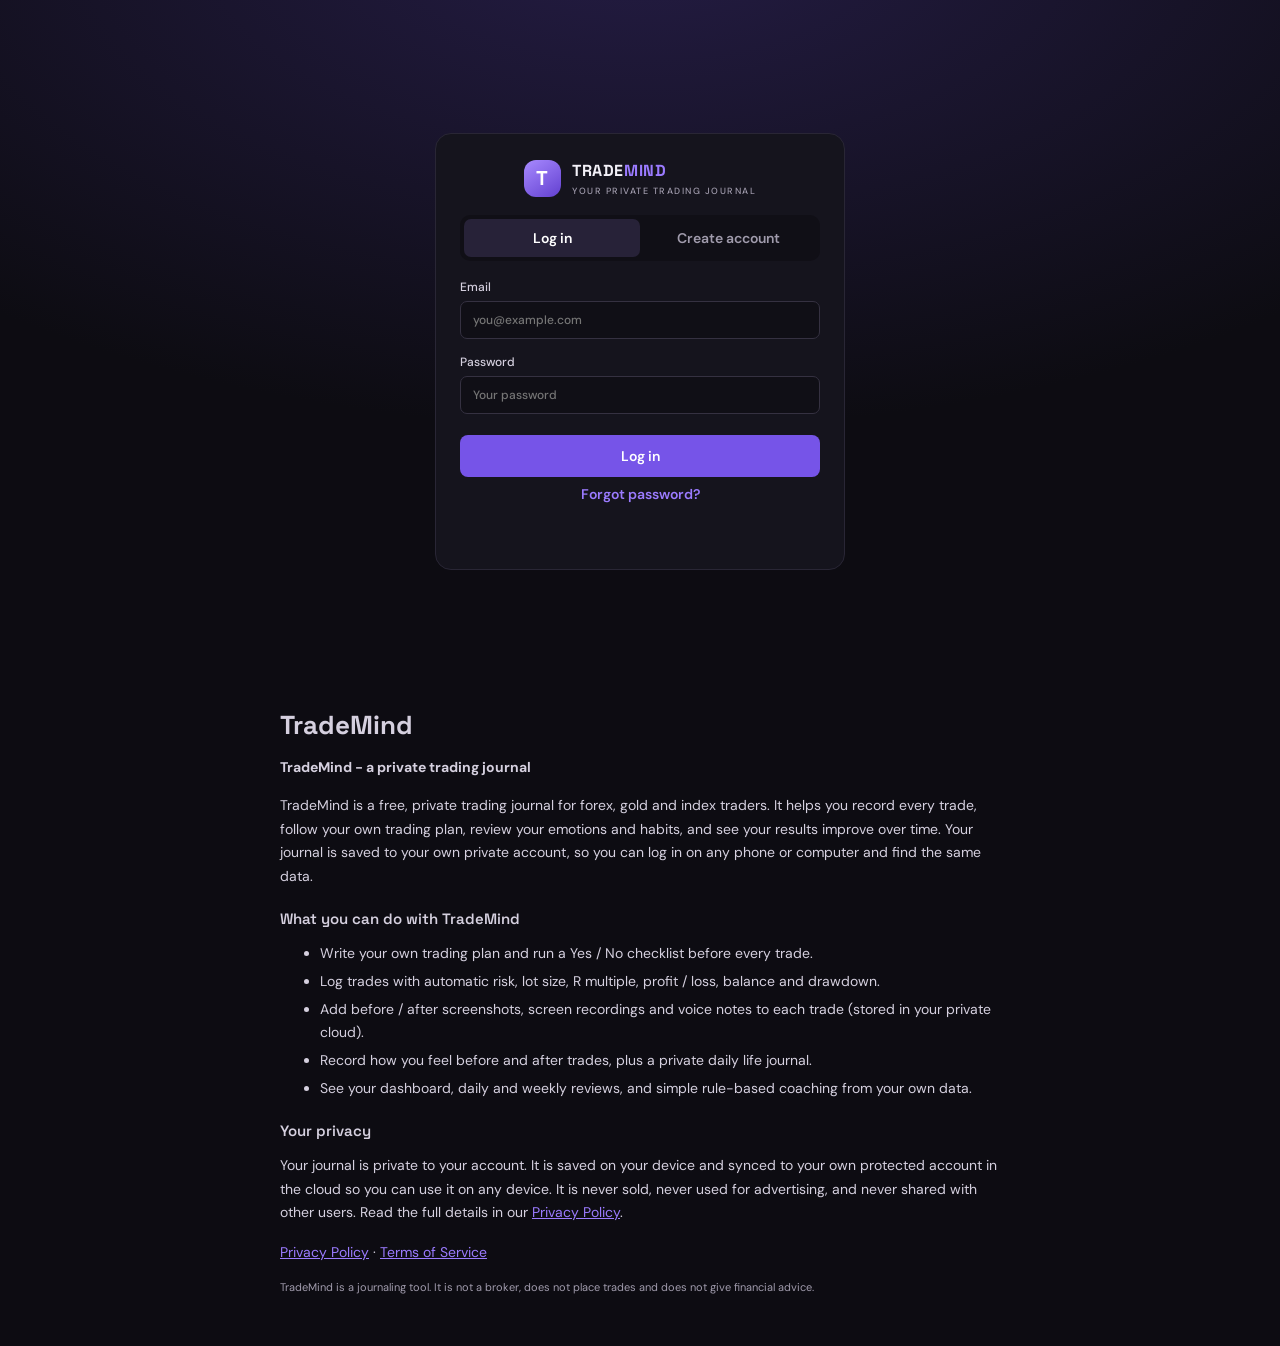
<file: index.html>
<!doctype html>
<html lang="en">
<head>
  <meta charset="utf-8">
  <meta name="viewport" content="width=device-width, initial-scale=1, viewport-fit=cover">
  <meta name="theme-color" content="#111019">
  <meta name="description" content="TradeMind - your private trading journal. Log in on any device.">
  <link rel="manifest" href="manifest.webmanifest">
  <link rel="icon" href="assets/icon.svg" type="image/svg+xml">
  <link rel="stylesheet" href="styles.css">
  <title>TradeMind - Trading Journal</title>
  <script>try{if(Object.keys(localStorage).some(function(k){return /^sb-.*-auth-token$/.test(k)}))document.documentElement.classList.add('returning')}catch(e){}</script>
</head>
<body>

  <!-- ============ LOGIN / SIGN UP ============ -->
  <div id="auth-screen" class="auth-screen" hidden>
    <div class="auth-card">
      <div class="brand auth-brand"><span class="brand-mark">T</span><span>TRADE<span class="violet">MIND</span><small>YOUR PRIVATE TRADING JOURNAL</small></span></div>

      <div id="auth-config-warning" class="notice warning" hidden>
        <strong>Cloud login is not set up yet.</strong> The app owner needs to put the Supabase URL and key into <code>config.js</code> (see README, step 3). Until then you can try the app on this device only.
        <div class="button-row"><button class="secondary" id="use-local" type="button">Use on this device only</button></div>
      </div>

      <div class="auth-tabs" id="auth-tabs">
        <button type="button" class="active" data-auth-tab="login">Log in</button>
        <button type="button" data-auth-tab="signup">Create account</button>
      </div>

      <form id="form-login" class="auth-form" autocomplete="on">
        <label>Email<input name="email" type="email" autocomplete="username" required placeholder="you@example.com"></label>
        <label>Password<input name="password" type="password" autocomplete="current-password" required minlength="6" placeholder="Your password"></label>
        <button class="primary full" type="submit">Log in</button>
        <button class="text-btn" type="button" data-auth-tab="forgot">Forgot password?</button>
      </form>

      <form id="form-signup" class="auth-form" autocomplete="on" hidden>
        <label>Your name<input name="name" type="text" autocomplete="name" placeholder="e.g. Chinedu"></label>
        <label>Email<input name="email" type="email" autocomplete="username" required placeholder="you@example.com"></label>
        <label>Password (at least 8 characters)<input name="password" type="password" autocomplete="new-password" required minlength="8" placeholder="Choose a password"></label>
        <button class="primary full" type="submit">Create my account</button>
        <p class="tiny muted">Your journal is private to your account. Log in on any phone or computer to see the same data.</p>
      </form>

      <form id="form-forgot" class="auth-form" hidden>
        <p class="muted">Enter your email and we will send you a link to choose a new password.</p>
        <label>Email<input name="email" type="email" autocomplete="username" required></label>
        <button class="primary full" type="submit">Send reset link</button>
        <button class="text-btn" type="button" data-auth-tab="login">Back to log in</button>
      </form>

      <form id="form-recovery" class="auth-form" hidden>
        <h3>Choose a new password</h3>
        <label>New password (at least 8 characters)<input name="password" type="password" autocomplete="new-password" required minlength="8"></label>
        <button class="primary full" type="submit">Save new password</button>
      </form>

      <p id="auth-msg" class="auth-msg" role="status"></p>
    </div>
  </div>

  <!-- ============ PUBLIC HOME PAGE CONTENT (always in the HTML so visitors can read it without logging in) ============ -->
  <section id="public-about" class="about">
    <h1>TradeMind</h1>
    <p><b>TradeMind - a private trading journal</b></p>
    <p>TradeMind is a free, private trading journal for forex, gold and index traders. It helps you record every trade, follow your own trading plan, review your emotions and habits, and see your results improve over time. Your journal is saved to your own private account, so you can log in on any phone or computer and find the same data.</p>
    <h3>What you can do with TradeMind</h3>
    <ul>
      <li>Write your own trading plan and run a Yes / No checklist before every trade.</li>
      <li>Log trades with automatic risk, lot size, R multiple, profit / loss, balance and drawdown.</li>
      <li>Add before / after screenshots, screen recordings and voice notes to each trade (stored in your private cloud).</li>
      <li>Record how you feel before and after trades, plus a private daily life journal.</li>
      <li>See your dashboard, daily and weekly reviews, and simple rule-based coaching from your own data.</li>
    </ul>
    <h3>Your privacy</h3>
    <p>Your journal is private to your account. It is saved on your device and synced to your own protected account in the cloud so you can use it on any device. It is never sold, never used for advertising, and never shared with other users. Read the full details in our <a href="privacy.html">Privacy Policy</a>.</p>
    <p class="about-links"><a href="privacy.html">Privacy Policy</a> · <a href="terms.html">Terms of Service</a></p>
    <p class="muted tiny">TradeMind is a journaling tool. It is not a broker, does not place trades and does not give financial advice.</p>
  </section>

  <!-- ============ APP ============ -->
  <div class="app-shell" id="app" hidden>
    <aside class="sidebar" id="sidebar">
      <a class="brand" href="#/dashboard"><span class="brand-mark">T</span><span>TRADE<span class="violet">MIND</span><small>TRADING JOURNAL</small></span></a>
      <nav id="nav">
        <div class="nav-title">TODAY</div>
        <a class="nav-item" data-page="dashboard" href="#/dashboard">▦ <span>Home</span></a>
        <a class="nav-item" data-page="daily" href="#/daily">☀ <span>Daily Check</span></a>
        <a class="nav-item" data-page="checklist" href="#/checklist">✓ <span>Pre-Trade Checklist</span></a>
        <a class="nav-item" data-page="log" href="#/log">▤ <span>Trade Log</span></a>
        <div class="nav-title">MY JOURNAL</div>
        <a class="nav-item" data-page="review" href="#/review">✎ <span>Daily Review</span></a>
        <a class="nav-item" data-page="checkins" href="#/checkins">◉ <span>Emotion Check-ins</span></a>
        <a class="nav-item" data-page="life" href="#/life">☼ <span>Life Journal</span></a>
        <a class="nav-item" data-page="books" href="#/books">📖 <span>Books I Read</span></a>
        <a class="nav-item" data-page="shots" href="#/shots">▣ <span>Screenshots &amp; Videos</span></a>
        <a class="nav-item" data-page="weekly" href="#/weekly">▥ <span>Weekly Check</span></a>
        <div class="nav-title">GROW</div>
        <a class="nav-item" data-page="discipline" href="#/discipline">◐ <span>Mindset &amp; Discipline</span></a>
        <a class="nav-item" data-page="mentor" href="#/mentor">✦ <span>Mentor &amp; Lessons</span></a>
        <a class="nav-item" data-page="analyzer" href="#/analyzer">◈ <span>Chart Analyzer</span></a>
        <a class="nav-item" data-page="coach" href="#/coach">✧ <span>Coach</span></a>
        <a class="nav-item" data-page="report" href="#/report">▤ <span>Monthly Report</span></a>
        <div class="nav-title">SETUP</div>
        <a class="nav-item" data-page="plan" href="#/plan">◎ <span>My Trading Plan</span></a>
        <a class="nav-item" data-page="settings" href="#/settings">⚙ <span>Settings &amp; Account</span></a>
        <a class="nav-item" data-page="help" href="#/help">? <span>Help &amp; Guide</span></a>
      </nav>
      <div class="sidebar-bottom"><span class="status-dot" id="side-dot"></span><span id="side-user">—</span></div>
    </aside>

    <main class="main">
      <header class="topbar">
        <button class="icon-btn mobile-menu" id="menu-btn" aria-label="Open menu">☰</button>
        <div><div class="eyebrow">PROCESS OVER PROFIT</div><h1 id="page-title">Dashboard</h1></div>
        <div class="top-actions">
          <a class="icon-btn" href="#/search" aria-label="Search">🔍</a><button class="icon-btn" type="button" data-action="theme-toggle" aria-label="Switch light or dark">◐</button>
          <button class="sync-pill" id="sync-pill" type="button" title="Tap to sync now">● …</button>
          <a class="primary small" href="#/trade/new">＋ Log trade</a>
        </div>
      </header>
      <div id="view"></div>
      <footer>TRADEMIND · PRIVATE BY DESIGN · PROCESS OVER PROFIT · <a href="privacy.html">PRIVACY</a> · <a href="terms.html">TERMS</a></footer>
    </main>
  </div>

  <nav class="bottom-nav" id="bottom-nav" aria-label="Main">
    <a data-page="dashboard" href="#/dashboard"><i>▦</i><span>Home</span></a>
    <a data-page="plan" href="#/plan"><i>◎</i><span>My Plan</span></a>
    <a class="fab" href="#/trade/new"><i>＋</i><span>Log trade</span></a>
    <a data-page="mentor" href="#/mentor"><i>✦</i><span>Mentor</span></a>
    <button type="button" id="more-btn"><i>☰</i><span>More</span></button>
  </nav>

  <div id="lightbox" class="lightbox" hidden><img alt="Trade screenshot"></div>
  <div id="toast" class="toast" role="status"></div>

  <script src="config.js"></script>
  <script src="vendor/supabase.js"></script>
  <script src="calc.js"></script>
  <script src="store.js"></script>
  <script src="psych.js"></script>
  <script src="lessons.js"></script>
  <script src="lessons_guide.js"></script>
  <script src="figures.js"></script>
  <script src="mentor.js"></script>
  <script src="views.js"></script>
  <script src="views2.js"></script>
  <script src="views3.js"></script>
  <script src="analyzer.js"></script>
  <script src="app.js"></script>
</body>
</html>
</file>
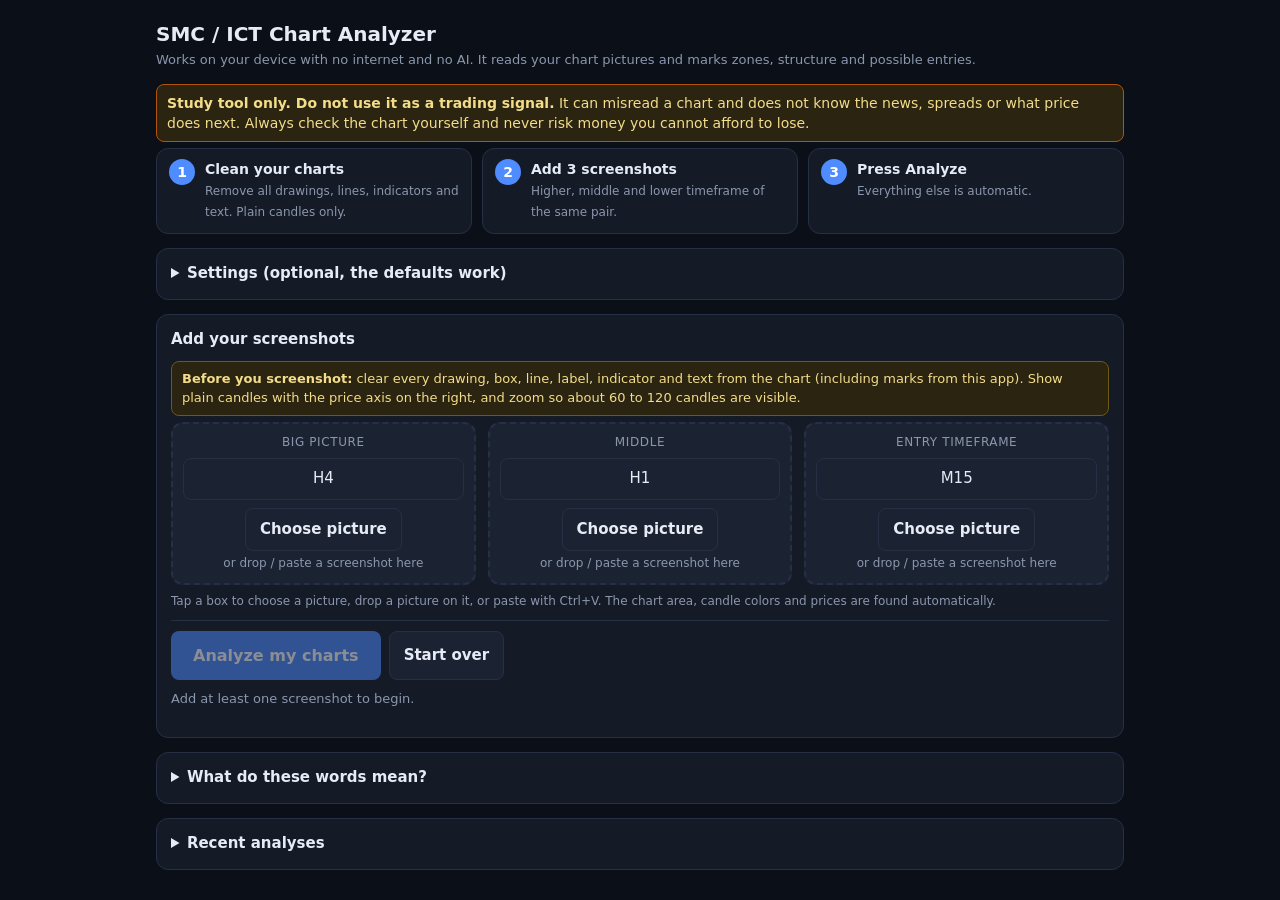
<file: analyzer.html>
<!doctype html>
<html lang="en">
<head>
<meta charset="utf-8">
<meta name="viewport" content="width=device-width,initial-scale=1">
<title>SMC/ICT Offline Analyzer</title>
<style>
:root{--bg:#0b0f17;--card:#141a26;--card2:#1b2332;--line:#263045;--tx:#e6ebf5;--mut:#8b97ad;--acc:#4f8cff;--g:#22c55e;--r:#ef4444;--y:#eab308}
*{box-sizing:border-box}
body{margin:0;background:var(--bg);color:var(--tx);font:15px/1.45 system-ui,-apple-system,Segoe UI,Roboto,sans-serif}
.wrap{max-width:1000px;margin:0 auto;padding:16px}
h1{font-size:20px;margin:4px 0 2px}
.sub{color:var(--mut);font-size:13px;margin-bottom:14px}
.card{background:var(--card);border:1px solid var(--line);border-radius:12px;padding:14px;margin-bottom:14px}
.card h2{font-size:15px;margin:0 0 10px}
label{display:block;font-size:12px;color:var(--mut);margin:8px 0 3px}
input,select{width:100%;background:var(--card2);border:1px solid var(--line);color:var(--tx);border-radius:8px;padding:9px;font:inherit}
.row{display:grid;grid-template-columns:repeat(auto-fit,minmax(150px,1fr));gap:10px}
.slots{display:grid;grid-template-columns:repeat(auto-fit,minmax(290px,1fr));gap:12px}
.slot{border:2px dashed var(--line);border-radius:12px;padding:10px;background:var(--card2)}
.slot .role{font-size:12px;color:var(--mut);text-transform:uppercase;letter-spacing:.05em;text-align:center}
.slot .lbl{margin-top:6px;text-align:center}
.slot .pick{margin-top:8px;text-align:center}
.ed{margin-top:8px}
.adv{display:none;margin-top:8px}
.adv summary{font-size:12px;color:var(--mut);font-weight:500}
canvas.thumb{width:100%;border-radius:8px;display:none;margin-top:8px;background:#000}
canvas.edc{width:100%;border-radius:8px;background:#000;display:block;cursor:crosshair;touch-action:none}
.hint{font-size:12px;color:var(--mut);margin-top:6px;white-space:pre-line}
button{background:var(--acc);color:#fff;border:0;border-radius:8px;padding:10px 14px;font:inherit;font-weight:600;cursor:pointer}
button.sec{background:var(--card2);border:1px solid var(--line);color:var(--tx)}
button:disabled{opacity:.5;cursor:not-allowed}
.btns{display:flex;gap:8px;flex-wrap:wrap;margin-top:10px}
.status{margin:10px 0;color:var(--mut);font-size:13px;min-height:18px}
.status.err{color:var(--r);white-space:pre-wrap}
.chips{display:flex;gap:8px;flex-wrap:wrap;margin:6px 0}
.chip{padding:3px 10px;border-radius:999px;font-size:12px;font-weight:600;border:1px solid var(--line);background:var(--card2)}
.bull{color:var(--g);border-color:#1d5a35}.bear{color:var(--r);border-color:#6b2222}.rng{color:var(--y);border-color:#6b5a14}
.trade{border-left:4px solid var(--mut)}
.trade.long{border-left-color:var(--g)}.trade.short{border-left-color:var(--r)}
.grid{display:grid;grid-template-columns:repeat(auto-fit,minmax(120px,1fr));gap:8px;margin:10px 0}
.kv{background:var(--card2);border-radius:8px;padding:8px 10px}
.kv b{display:block;font-size:11px;color:var(--mut);font-weight:500;text-transform:uppercase}
.kv span{font-size:16px;font-weight:700}
.tabs{display:flex;gap:6px;flex-wrap:wrap;margin-bottom:10px}
.tab{background:var(--card2);border:1px solid var(--line);color:var(--tx);padding:7px 12px;border-radius:8px;cursor:pointer;font-weight:600}
.tab.on{background:var(--acc);border-color:var(--acc)}
canvas.res{width:100%;border-radius:8px;background:#000;display:block}
.legend{display:flex;gap:6px;flex-wrap:wrap;margin:8px 0;align-items:center}
.lg{font-size:12px;padding:3px 9px;border-radius:999px;border:1px solid;cursor:pointer;user-select:none}
.lg.off{opacity:.35}
table{width:100%;border-collapse:collapse;font-size:13px;margin-top:8px}
th,td{text-align:left;padding:6px 8px;border-bottom:1px solid var(--line);vertical-align:top}
th{color:var(--mut);font-weight:500;font-size:12px}
.warn{background:#2a2410;border:1px solid #6b5a14;color:#f3dc8a;border-radius:8px;padding:8px 10px;margin:6px 0;font-size:13px}
.gate{display:flex;gap:10px;padding:7px 0;border-bottom:1px solid var(--line)}
.gate:last-child{border-bottom:0}
.gate .mk{font-weight:800;width:22px;flex:none}
.ok{color:var(--g)}.no{color:var(--r)}
.small{font-size:12px;color:var(--mut)}
details summary{cursor:pointer;font-weight:600}
.steps{display:grid;grid-template-columns:repeat(auto-fit,minmax(200px,1fr));gap:10px;margin:0 0 14px}
.step{background:var(--card);border:1px solid var(--line);border-radius:12px;padding:10px 12px;display:flex;gap:10px;align-items:flex-start}
.step .n{flex:none;width:26px;height:26px;border-radius:50%;background:var(--acc);color:#fff;font-weight:800;display:flex;align-items:center;justify-content:center;font-size:14px}
.step b{display:block;font-size:14px}.step span{font-size:12px;color:var(--mut)}
.slot{transition:border-color .15s,background .15s;position:relative}
.slot.drag{border-color:var(--acc);background:#16233d}
.slot.done{border-style:solid;border-color:#1d5a35}
.slot .big{font-size:15px;font-weight:700;text-align:center;margin:2px 0}
.slot .drop{text-align:center;color:var(--mut);font-size:12px;margin-top:4px}
.slot .okmark{display:none;position:absolute;top:8px;right:10px;color:var(--g);font-weight:800;font-size:13px}
.slot.done .okmark{display:block}
.go-row{position:sticky;bottom:0;background:var(--card);padding:10px 0 4px;z-index:5;border-top:1px solid var(--line);margin-top:10px}
#go{font-size:16px;padding:13px 22px;min-width:180px}
.say{background:var(--card);border:1px solid var(--line);border-left:4px solid var(--acc);border-radius:12px;padding:14px;margin-bottom:14px}
.say h2{margin:0 0 8px;font-size:16px}
.say ul{margin:6px 0 0;padding-left:20px}.say li{margin:5px 0}
.say .nowhat{margin-top:10px;padding:9px 11px;background:var(--card2);border-radius:8px}
.term{border-bottom:1px dotted var(--mut);cursor:help}
.gloss dt{font-weight:700;margin-top:8px}.gloss dd{margin:2px 0 0;color:var(--mut);font-size:13px}
@media(max-width:560px){.wrap{padding:10px}#go{width:100%}.row{grid-template-columns:1fr 1fr}}
a{color:var(--acc)}
</style>
</head>
<body>
<div class="wrap">
  <h1>SMC / ICT Chart Analyzer</h1>
  <div class="sub">Works on your device with no internet and no AI. It reads your chart pictures and marks zones, structure and possible entries.</div>
  <div class="warn" style="font-size:14px;border-color:#b45309"><b>Study tool only. Do not use it as a trading signal.</b> It can misread a chart and does not know the news, spreads or what price does next. Always check the chart yourself and never risk money you cannot afford to lose.</div>
  <div class="steps">
    <div class="step"><div class="n">1</div><div><b>Clean your charts</b><span>Remove all drawings, lines, indicators and text. Plain candles only.</span></div></div>
    <div class="step"><div class="n">2</div><div><b>Add 3 screenshots</b><span>Higher, middle and lower timeframe of the same pair.</span></div></div>
    <div class="step"><div class="n">3</div><div><b>Press Analyze</b><span>Everything else is automatic.</span></div></div>
  </div>

  <details class="card">
    <summary>Settings (optional, the defaults work)</summary>
    <div class="row">
      <div><label>Candle colors in your screenshots</label>
        <select id="preset">
          <option value="auto">Auto-detect (default)</option>
          <option value="gr">Green up / red down</option>
          <option value="bluered">Blue up / red down</option>
          <option value="sample">Custom colors (set in the Advanced box under a chart)</option>
        </select></div>
      <div><label>Smallest reward vs risk you accept (2 means target is twice the stop)</label><input id="minRR" type="number" step="0.1" value="1.5"></div>
      <div><label>M15 entries: stop loss at least this many pips beyond the zone</label><input id="slPips" type="number" min="0" step="1" value="5"></div>
      <div><label>Size of 1 pip in price units (0 = automatic)</label><input id="pipSize" type="number" min="0" step="any" value="0"></div>
      <div><label>Extra space beyond the stop (price units, 0 = none)</label><input id="slBuf" type="number" step="any" value="0"></div>
      <div><label>Pair name (just a label, e.g. EURUSD)</label><input id="symbol" placeholder="XAUUSD"></div>
    </div>
    <label style="margin-top:10px">Position size (optional): fill these to see a lot size for every entry</label>
    <div class="row">
      <div><label>Account balance</label><input id="balance" type="number" min="0" step="any" placeholder="e.g. 1000"></div>
      <div><label>Risk per trade (%)</label><input id="riskPct" type="number" min="0" step="0.1" placeholder="e.g. 1"></div>
      <div><label>Value of 1 pip per 1.00 lot (0 = automatic guess)</label><input id="pipValue" type="number" min="0" step="any" value="0"></div>
    </div>
    <label style="margin-top:10px">Entry types to look for</label>
    <div class="chips" id="etypes">
      <label class="chip"><input type="checkbox" data-t="OB" checked style="width:auto"> Order block</label>
      <label class="chip"><input type="checkbox" data-t="BB" checked style="width:auto"> Breaker</label>
      <label class="chip"><input type="checkbox" data-t="FVG" checked style="width:auto"> FVG</label>
      <label class="chip"><input type="checkbox" data-t="IFVG" checked style="width:auto"> IFVG</label>
      <label class="chip"><input type="checkbox" data-t="SR" checked style="width:auto"> S/R</label>
      <label class="chip"><input type="checkbox" data-t="BREAK" checked style="width:auto"> CHoCH/BOS retest</label>
    </div>
  </details>

  <div class="card">
    <h2>Add your screenshots</h2>
    <div class="warn"><b>Before you screenshot:</b> clear every drawing, box, line, label, indicator and text from the chart (including marks from this app). Show plain candles with the price axis on the right, and zoom so about 60 to 120 candles are visible.</div>
    <div class="slots" id="slots"></div>
    <div class="small" style="margin-top:8px">Tap a box to choose a picture, drop a picture on it, or paste with Ctrl+V. The chart area, candle colors and prices are found automatically.</div>
    <div class="go-row"><div class="btns" style="margin:0">
      <button id="go" disabled>Analyze my charts</button>
      <button class="sec" id="clear" type="button">Start over</button>
    </div>
    <div class="status" id="status" role="status">Add at least one screenshot to begin.</div></div>
  </div>

  <div id="out"></div>

  <details class="card">
    <summary>What do these words mean?</summary>
    <dl class="gloss" id="gloss"></dl>
  </details>

  <details class="card">
    <summary>Recent analyses</summary>
    <div id="hist" class="small" style="margin-top:8px"></div>
  </details>
</div>

<script>
const $ = s => document.querySelector(s);
const TYPES = {
  OB:{c:'#3b82f6',l:'Order block'}, BB:{c:'#a855f7',l:'Breaker'}, FVG:{c:'#eab308',l:'FVG'},
  IFVG:{c:'#f97316',l:'IFVG'}, SR:{c:'#9ca3af',l:'S/R'}, INDUCEMENT:{c:'#ec4899',l:'Inducement'},
  BOS:{c:'#22c55e',l:'BOS'}, CHOCH:{c:'#ef4444',l:'CHoCH'}, LIQUIDITY:{c:'#14b8a6',l:'Liquidity'}
};
const ZONE_TYPES = ['OB','BB','FVG','IFVG'];
const GLOSS={
  OB:'Order block: the last opposite candle before a strong move. Price often comes back to it before continuing.',
  BB:'Breaker: an order block that failed (price closed through it). It now works the other way, as support or resistance.',
  FVG:'Fair value gap: a gap between candles where price moved fast. Price often returns to fill part of it.',
  IFVG:'Inverse FVG: a gap that price closed through, so it now acts the opposite way.',
  SR:'Support / resistance: a price level where price bounced or turned several times.',
  INDUCEMENT:'Inducement: a small pullback high or low that tempts traders in before price takes it out.',
  BOS:'Break of structure: price closed beyond the last swing, so the trend continues.',
  CHOCH:'Change of character: the first close against the trend. A possible reversal.',
  LIQUIDITY:'Liquidity: a level with many stop orders (equal highs or lows, swing highs or lows). Price is drawn to it.',
  BREAK:'CHoCH/BOS retest: after a structure break, price pulls back to the broken level. The entry is on that pullback.'
};

function esc(s){ return String(s==null?'':s).replace(/[&<>"']/g,c=>({'&':'&amp;','<':'&lt;','>':'&gt;','"':'&quot;',"'":'&#39;'}[c])); }
function fmt(v){
  if(v===null||v===undefined||!isFinite(v)) return '-';
  let s=Math.abs(v)>=100?v.toFixed(3):v.toFixed(5);
  if(s.indexOf('.')>=0) s=s.replace(/0+$/,'').replace(/\.$/,'');
  return s;
}
function median(a){ if(!a.length) return 0; const b=a.slice().sort((x,y)=>x-y), m=b.length>>1; return b.length%2?b[m]:(b[m-1]+b[m])/2; }

/* =====================================================================
   1. PIXELS -> CANDLES
   Works in "v" units: v = -y (pixels, higher on the screen = bigger v)
   ===================================================================== */
function makeClassifier(preset,s){
  if(preset==='sample'){
    const u=s.upColor,d=s.dnColor; if(!u||!d) return null;
    const T=65*65;
    return (r,g,b)=>{
      const du=(r-u[0])**2+(g-u[1])**2+(b-u[2])**2, dd=(r-d[0])**2+(g-d[1])**2+(b-d[2])**2;
      return du<=dd ? (du<=T?1:0) : (dd<=T?-1:0);
    };
  }
  if(preset==='bluered') return (r,g,b)=> (b>r+40&&b>g+5&&b>110)?1 : (r>g+40&&r>b+30&&r>110)?-1 : 0;
  return (r,g,b)=> (g>r+25&&g>b-35&&g>80)?1 : (r>g+40&&r>b+30&&r>110)?-1 : 0;
}

function detectCandles(s,preset,opts){
  opts=opts||{};
  const cls=opts.cls||makeClassifier(preset,s);
  if(!cls) return {error:'Choose "Sample up-candle color" and "Sample down-candle color" on this chart first (or pick another color preset).'};
  const cr=opts.crop||s.crop;
  const X1=Math.max(0,Math.round(Math.min(cr.x1,cr.x2))), X2=Math.min(s.w,Math.round(Math.max(cr.x1,cr.x2)));
  const Y1=Math.max(0,Math.round(Math.min(cr.y1,cr.y2))), Y2=Math.min(s.h,Math.round(Math.max(cr.y1,cr.y2)));
  const W=X2-X1, H=Y2-Y1;
  if(W<40||H<40) return {error:'The chart area is too small. Drag a bigger box around the candles.'};
  const d=s.data.data, mask=new Int8Array(W*H);
  for(let y=0;y<H;y++){ const row=(Y1+y)*s.w+X1; for(let x=0;x<W;x++){ const k=(row+x)*4; mask[y*W+x]=cls(d[k],d[k+1],d[k+2]); } }
  // remove long horizontal lines (entry/SL/TP lines, last-price line) so they are not read as candles
  const lineMin=Math.max(40,W*0.3);
  for(let y=0;y<H;y++){
    let run=0,best=0,cur=0;
    for(let x=0;x<W;x++){ const m=mask[y*W+x]; if(m!==0&&m===cur){run++;} else if(m!==0){cur=m;run=1;} else {cur=0;run=0;} if(run>best)best=run; }
    if(best>lineMin) mask.fill(0,y*W,(y+1)*W);
  }
  // per column stats. A candle is ONE connected vertical shape, so legend text, buttons, icons or price tags
  // that happen to sit in the same column must not stretch it. Pass 1 takes the longest run per column;
  // pass 2 re-picks, in every column, the run closest to where the neighbouring candles are (price is continuous).
  const colCls=new Int8Array(W), top=new Int32Array(W), bot=new Int32Array(W);
  const runsAt=new Array(W);
  for(let x=0;x<W;x++){
    const runs=[], cur={1:null,'-1':null};
    for(let y=0;y<H;y++){
      const m=mask[y*W+x]; if(m===0) continue;
      let r=cur[m]; if(r&&y-r.b<=3){ r.b=y; r.n++; } else { r=cur[m]={a:y,b:y,n:1,c:m}; runs.push(r); }
    }
    runsAt[x]=runs;
  }
  const pick=(x,exp)=>{
    const rs=runsAt[x]; if(!rs.length) return null; let bst=null,bs=1e18;
    for(const r of rs){ const len=r.b-r.a, sc=exp==null?-len:Math.abs((r.a+r.b)/2-exp)-0.3*len; if(sc<bs){bs=sc;bst=r;} }
    return bst;
  };
  const pass1=new Array(W), ctr=new Float64Array(W).fill(NaN);
  for(let x=0;x<W;x++){ pass1[x]=pick(x,null); if(pass1[x]) ctr[x]=(pass1[x].a+pass1[x].b)/2; }
  for(let x=0;x<W;x++){
    let r=pass1[x]; const rs=runsAt[x];
    if(rs.length>1){
      const near=[]; for(let k=Math.max(0,x-8);k<=Math.min(W-1,x+8);k++) if(k!==x&&!isNaN(ctr[k])) near.push(ctr[k]);
      if(near.length>=3){ const e=median(near); if(r&&Math.abs((r.a+r.b)/2-e)>Math.max(60,0.06*H)) r=pick(x,e); }
    }
    if(!r){colCls[x]=0;continue;}
    colCls[x]=r.c; top[x]=r.a; bot[x]=r.b;
  }
  // group columns into blobs
  let blobs=[]; { let x=0; while(x<W){ if(colCls[x]===0){x++;continue;} const c=colCls[x],x0=x; while(x<W&&colCls[x]===c)x++; blobs.push({x0,x1:x-1,c}); } }
  const stat=b=>{ let hi=1e9,lo=-1; for(let x=b.x0;x<=b.x1;x++){ if(top[x]<hi)hi=top[x]; if(bot[x]>lo)lo=bot[x]; } b.hi=hi;b.lo=lo;b.w=b.x1-b.x0+1; return b; };
  const rstat=b=>{
    // use the tallest column (the wick) as the anchor and ignore columns of the same blob that sit somewhere else (text, icons)
    let ax=b.x0; for(let x=b.x0;x<=b.x1;x++) if(bot[x]-top[x]>bot[ax]-top[ax]) ax=x;
    let hi=1e9,lo=-1,x0=1e9,x1=-1;
    for(let x=b.x0;x<=b.x1;x++){
      const ov=Math.min(bot[x],bot[ax])-Math.max(top[x],top[ax]);
      if(ov<0.5*(bot[x]-top[x])&&x!==ax) continue;
      if(top[x]<hi)hi=top[x]; if(bot[x]>lo)lo=bot[x]; if(x<x0)x0=x; if(x>x1)x1=x;
    }
    b.hi=hi;b.lo=lo;b.x0=x0;b.x1=x1;b.w=x1-x0+1; return b; };
  blobs=blobs.map(stat).filter(b=>b.lo-b.hi>=2);
  if(!blobs.length) return {error:'No candles found in the chart area. Check the candle colors setting and that the box covers the candles.'};
  const medW=median(blobs.map(b=>b.w));
  const warnings=[];
  // drop solid label-like blobs, split blobs made of touching candles
  const parts=[];
  for(const b of blobs){
    if(medW>=2 && b.w>3*medW){
      const ts=[]; for(let x=b.x0;x<=b.x1;x++) ts.push(top[x]);
      const mean=ts.reduce((a,v)=>a+v,0)/ts.length, sd=Math.sqrt(ts.reduce((a,v)=>a+(v-mean)**2,0)/ts.length);
      if(sd<2) continue;
    }
    if(medW>=2 && b.w>1.8*medW){
      const k=Math.round(b.w/medW), step=b.w/k;
      for(let t=0;t<k;t++){ const nb=rstat({x0:b.x0+Math.round(t*step),x1:b.x0+Math.round((t+1)*step)-1,c:b.c}); if(nb.lo-nb.hi>=2) parts.push(nb); }
    } else parts.push(rstat(b));
  }
  const C=[];
  for(const b of chainFilter(parts)){
    let bt=-1,bb=-1;
    if(b.w>=3){
      const need=Math.max(2,0.6*b.w);
      for(let y=b.hi;y<=b.lo;y++){ let cnt=0; for(let x=b.x0;x<=b.x1;x++) if(mask[y*W+x]===b.c)cnt++; if(cnt>=need){ if(bt<0)bt=y; bb=y; } }
    }
    if(bt<0){ if(b.w<3){ bt=b.hi; bb=b.lo; } else { bt=bb=Math.round((b.hi+b.lo)/2); } }
    const hiY=Y1+b.hi, loY=Y1+b.lo, btY=Y1+bt, bbY=Y1+bb;
    const bull=b.c===1;
    C.push({x0:X1+b.x0,x1:X1+b.x1,xc:X1+(b.x0+b.x1)/2,hiY,loY,btY,bbY,bull,
      h:-hiY,l:-loY,o:bull?-bbY:-btY,c:bull?-btY:-bbY});
  }
  C.sort((a,b)=>a.xc-b.xc);
  // drop spikes: a "candle" far from where its neighbours are is not price (legend digits, buttons, icons)
  if(C.length>=9){
    const rg=median(C.map(c=>c.h-c.l)), mid=C.map(c=>(c.h+c.l)/2), keep=[];
    for(let i=0;i<C.length;i++){
      const nb=[]; for(let k=Math.max(0,i-4);k<=Math.min(C.length-1,i+4);k++) if(k!==i) nb.push(mid[k]);
      const bad=Math.abs(mid[i]-median(nb))>Math.max(8*rg,0.04*H);
      if(!bad) keep.push(C[i]);
    }
    if(keep.length<C.length){ warnings.push((C.length-keep.length)+' stray marks (text, buttons or icons) were ignored.'); C.length=0; keep.forEach(c=>C.push(c)); }
  }
  if(medW<3) warnings.push('Candles are only about '+medW+'px wide, so bodies cannot be read well. Zoom in so each candle is at least 3px wide.');
  if(C.length<20) warnings.push('Only '+C.length+' candles were found. More candles on screen gives more reliable structure.');
  return {candles:C,crop:{X1,Y1,X2,Y2},warnings,medW:C.length?median(C.map(c=>c.x1-c.x0+1)):0};
}

/* =====================================================================
   2. SMC RULE ENGINE (works on candles in any units; higher = bigger)
   ===================================================================== */
function analyzeSMC(C,opt){
  const L=C.length, n=Math.max(1,opt.n|0), RIGHT=opt.right, minFvg=opt.minFvg, tolMin=opt.tolMin||0;
  const medR=Math.max(median(C.map(c=>c.h-c.l)),1e-9);
  const medB=Math.max(median(C.map(c=>Math.abs(c.c-c.o))),medR*0.15);
  const items=[];
  const add=(type,dir,status,top,bot,x0,x1,idx,note,extra)=>items.push(Object.assign({type,dir,status,top,bot,x0,x1,idx,note},extra||{}));
  const isDisp=(t,d)=>{ const c=C[t], body=Math.abs(c.c-c.o); return (d===1?c.c>c.o:c.c<c.o)&&body>=1.2*medB&&body>=0.5*(c.h-c.l); };

  // swings
  const isPH=Array(L).fill(false), isPL=Array(L).fill(false), pivH=[], pivL=[];
  for(let j=n;j<L-n;j++){
    let a=true,b=true;
    for(let k=1;k<=n;k++){ if(!(C[j].h>=C[j-k].h&&C[j].h>C[j+k].h))a=false; if(!(C[j].l<=C[j-k].l&&C[j].l<C[j+k].l))b=false; }
    isPH[j]=a; isPL[j]=b; if(a)pivH.push({idx:j,v:C[j].h}); if(b)pivL.push({idx:j,v:C[j].l});
  }

  // structure: BOS / CHoCH (a candle must CLOSE beyond the last swing)
  const events=[]; let trend=0,lastH=null,lastL=null;
  for(let i=0;i<L;i++){
    const j=i-n;
    if(j>=0){ if(isPH[j])lastH={v:C[j].h,idx:j,done:false}; if(isPL[j])lastL={v:C[j].l,idx:j,done:false}; }
    if(lastH&&!lastH.done&&C[i].c>lastH.v){ events.push({type:trend===-1?'CHOCH':'BOS',dir:1,level:lastH.v,from:lastH.idx,idx:i}); trend=1; lastH.done=true; }
    if(lastL&&!lastL.done&&C[i].c<lastL.v){ events.push({type:trend===1?'CHOCH':'BOS',dir:-1,level:lastL.v,from:lastL.idx,idx:i}); trend=-1; lastL.done=true; }
  }
  for(const e of events) add(e.type,e.dir,'confirmed',e.level,e.level,C[e.from].xc,C[e.idx].xc,e.idx,
    (e.type==='CHOCH'?'First close against the trend: possible reversal':'Close beyond last swing: trend continues'));

  // order blocks and breakers
  const seen=new Set();
  for(const e of events){
    const d=e.dir; let m=e.from;
    m=Math.min(e.from+1,e.idx);
    if(d===1){ let mn=Infinity; for(let k=e.from+1;k<=e.idx;k++) if(C[k].l<mn){mn=C[k].l;m=k;} }
    else { let mx=-Infinity; for(let k=e.from+1;k<=e.idx;k++) if(C[k].h>mx){mx=C[k].h;m=k;} }
    let ob=m;
    for(let t=m;t>=Math.max(0,m-3);t--){ if(d===1?C[t].c<C[t].o:C[t].c>C[t].o){ob=t;break;} }
    const key=ob+':'+d; if(seen.has(key)) continue; seen.add(key);
    let disp=false; for(let t=ob+1;t<=e.idx;t++) if(isDisp(t,d)){disp=true;break;}
    if(!disp) continue;
    const top=C[ob].h, bot=C[ob].l;
    let status='fresh',inval=-1;
    for(let t=e.idx+1;t<L;t++){
      if(d===1){ if(C[t].c<bot){inval=t;break;} if(C[t].l<=top)status='tested'; }
      else { if(C[t].c>top){inval=t;break;} if(C[t].h>=bot)status='tested'; }
    }
    const word=d===1?'bullish':'bearish';
    if(inval<0){
      add('OB',d,status,top,bot,C[ob].x0,RIGHT,ob,'Last '+(d===1?'down':'up')+' candle before the '+word+' '+(e.type==='CHOCH'?'CHoCH':'BOS')+' with displacement');
    } else if(isDisp(inval,-d)){
      let st='fresh',dead=false;
      for(let t=inval+1;t<L;t++){
        if(d===1){ if(C[t].c>top){dead=true;break;} if(C[t].h>=bot)st='tested'; }
        else { if(C[t].c<bot){dead=true;break;} if(C[t].l<=top)st='tested'; }
      }
      if(!dead) add('BB',-d,st,top,bot,C[ob].x0,RIGHT,inval,'Failed '+word+' order block that flipped: now '+(d===1?'resistance':'support'));
    }
  }

  // fair value gaps and inversions
  for(let i=2;i<L;i++){
    const a=C[i-2],mm=C[i-1],b=C[i]; let d=0,top=0,bot=0;
    if(b.l>a.h&&mm.c>mm.o){d=1;bot=a.h;top=b.l;} else if(b.h<a.l&&mm.c<mm.o){d=-1;top=a.l;bot=b.h;}
    if(!d||(top-bot)<minFvg*medR) continue;
    let status='fresh',inv=-1,filled=false;
    for(let t=i+1;t<L;t++){
      if(d===1){ if(C[t].c<bot){inv=t;break;} if(C[t].l<=bot){filled=true;break;} if(C[t].l<=top)status='tested'; }
      else { if(C[t].c>top){inv=t;break;} if(C[t].h>=top){filled=true;break;} if(C[t].h>=bot)status='tested'; }
    }
    if(filled) continue;
    if(inv<0){ add('FVG',d,status,top,bot,a.x0,RIGHT,i,'Imbalance left by displacement: '+(d===1?'buy':'sell')+' zone, 50% = reference'); continue; }
    let st='fresh',dead=false;
    for(let u=inv+1;u<L;u++){
      if(d===1){ if(C[u].c>top){dead=true;break;} if(C[u].h>=bot)st='tested'; }
      else { if(C[u].c<bot){dead=true;break;} if(C[u].l<=top)st='tested'; }
    }
    if(!dead) add('IFVG',-d,st,top,bot,C[inv].x0,RIGHT,inv,'FVG closed through: now acts as '+(d===1?'resistance':'support'));
  }

  // inducement: first minor pullback after each structure break
  events.forEach((e,ei)=>{
    let q=-1;
    for(let t=e.idx+1;t<L-1;t++){
      if(e.dir===1){ if(C[t].l<C[t-1].l&&C[t].l<=C[t+1].l){q=t;break;} }
      else { if(C[t].h>C[t-1].h&&C[t].h>=C[t+1].h){q=t;break;} }
    }
    if(q<0) return;
    const lvl=e.dir===1?C[q].l:C[q].h; let sw=-1;
    for(let t=q+1;t<L;t++){ if(e.dir===1?C[t].l<lvl:C[t].h>lvl){sw=t;break;} }
    if(sw>=0&&ei<events.length-2) return;
    add('INDUCEMENT',e.dir,sw>=0?'swept':'fresh',lvl,lvl,C[q].xc,sw>=0?C[sw].xc:RIGHT,q,
      'First pullback after the '+(e.dir===1?'bullish':'bearish')+' break: '+(sw>=0?'already swept':'bait still resting, do not enter here'),{sweptAt:sw});
  });

  // liquidity sweeps (wick beyond a swing, close back inside)
  const sweeps=[];
  for(const p of pivL){ for(let k=p.idx+n+1;k<L;k++){ if(C[k].c<p.v)break; if(C[k].l<p.v){sweeps.push({dir:1,level:p.v,idx:k,from:p.idx,ext:C[k].l});break;} } }
  for(const p of pivH){ for(let k=p.idx+n+1;k<L;k++){ if(C[k].c>p.v)break; if(C[k].h>p.v){sweeps.push({dir:-1,level:p.v,idx:k,from:p.idx,ext:C[k].h});break;} } }
  sweeps.filter(s=>s.idx>=L-40).sort((a,b)=>b.idx-a.idx).slice(0,6).forEach(s=>
    add('LIQUIDITY',s.dir,'swept',s.level,s.level,C[s.from].xc,C[s.idx].xc,s.idx,(s.dir===1?'Sell-side':'Buy-side')+' liquidity swept, closed back inside'));

  // S/R and equal highs/lows
  const tol=Math.max(tolMin,0.25*medR);
  const cluster=piv=>{ const cs=[]; for(const p of piv){ const c=cs.find(c=>Math.abs(c.v-p.v)<=tol); if(c){c.pts.push(p);c.v=c.pts.reduce((a,b)=>a+b.v,0)/c.pts.length;} else cs.push({v:p.v,pts:[p]}); } return cs; };
  const srLevels=[];
  cluster(pivH.concat(pivL)).filter(c=>c.pts.length>=3).sort((a,b)=>b.pts.length-a.pts.length).slice(0,6).forEach(c=>{
    const first=Math.min(...c.pts.map(p=>p.idx));
    add('SR',0,'tested',c.v,c.v,C[first].xc,RIGHT,first,c.pts.length+' touches'); srLevels.push(c.v);
  });
  const liqLevels=[];
  const eq=(piv,isHigh)=>cluster(piv).filter(c=>c.pts.length>=2).forEach(c=>{
    if(srLevels.some(v=>Math.abs(v-c.v)<=tol)) return;
    const idxs=c.pts.map(p=>p.idx), first=Math.min(...idxs), last=Math.max(...idxs); let swept=false;
    for(let t=last+1;t<L;t++){ if(isHigh?C[t].h>c.v+tol*0.5:C[t].l<c.v-tol*0.5){swept=true;break;} }
    if(swept) return;
    add('LIQUIDITY',0,'fresh',c.v,c.v,C[first].xc,RIGHT,first,isHigh?'Equal highs: buy-side liquidity':'Equal lows: sell-side liquidity'); liqLevels.push(c.v);
  });
  eq(pivH,true); eq(pivL,false);
  let hh=-Infinity,ll=Infinity,hi=0,li=0;
  C.forEach((c,i)=>{ if(c.h>hh){hh=c.h;hi=i;} if(c.l<ll){ll=c.l;li=i;} });
  if(!srLevels.concat(liqLevels).some(v=>Math.abs(v-hh)<=tol)) add('LIQUIDITY',0,'fresh',hh,hh,C[hi].xc,RIGHT,hi,'Range high: buy-side liquidity');
  if(!srLevels.concat(liqLevels).some(v=>Math.abs(v-ll)<=tol)) add('LIQUIDITY',0,'fresh',ll,ll,C[li].xc,RIGHT,li,'Range low: sell-side liquidity');

  // unswept swing levels (targets) and premium/discount
  const openHighs=pivH.filter(p=>!C.slice(p.idx+1).some(c=>c.h>p.v)).map(p=>p.v);
  const openLows=pivL.filter(p=>!C.slice(p.idx+1).some(c=>c.l<p.v)).map(p=>p.v);
  let eqr=null;
  const lp=pivH[pivH.length-1], ll2=pivL[pivL.length-1];
  if(lp&&ll2&&lp.v>ll2.v) eqr={hi:lp.v,lo:ll2.v,mid:(lp.v+ll2.v)/2};
  else if(hh>ll) eqr={hi:hh,lo:ll,mid:(hh+ll)/2};
  return {trend,events,items,sweeps,pivH,pivL,openHighs,openLows,eq:eqr,medR,L,lastC:C[L-1],lastClose:C[L-1].c,C};
}

/* =====================================================================
   3. TRADE PLAN: the five gates from the lesson (H4 / H1 / M15)
   T = [{res,cal,label}, ...] for higher, middle, lower timeframe
   ===================================================================== */
// 1 pip in price units: by symbol when it is recognised, otherwise from the price level
function pipSizeFor(symbol,price){
  const s=String(symbol||'').toUpperCase().replace(/[^A-Z0-9]/g,'');
  if(/JPY/.test(s)) return 0.01;
  if(/XAU|GOLD/.test(s)) return 0.1;
  if(/XAG|SILVER/.test(s)) return 0.01;
  const p=Math.abs(price)||0;
  if(p>=10000) return 1;      // indices, crypto
  if(p>=1000) return 0.1;     // gold
  if(p>=20) return 0.01;      // JPY pairs, oil
  return 0.0001;              // most forex pairs
}
// value of one pip for 1.00 lot in USD, a rough default by symbol (user can override in Settings)
function pipValueFor(symbol,price){
  const s=String(symbol||'').toUpperCase().replace(/[^A-Z0-9]/g,'');
  if(/JPY/.test(s)) return 6.5;          // approximate, depends on USDJPY
  if(/XAU|GOLD/.test(s)) return 10;      // 100 oz x 0.10
  if(/XAG|SILVER/.test(s)) return 50;
  if(/^[A-Z]{3}USD$/.test(s)||/^USD[A-Z]{3}$/.test(s)) return 10;
  return Math.abs(price)<20?10:0;        // unknown: ask the user
}
function sizeFor(balance,riskPct,entry,sl,pip,pipValue){
  if(!(balance>0&&riskPct>0&&pip>0&&pipValue>0)) return null;
  const pips=Math.abs(entry-sl)/pip; if(!(pips>0)) return null;
  const risk$=balance*riskPct/100; return {pips,risk$,lots:risk$/(pips*pipValue)};
}
function planTrade(T,minRR,slBuf,pipBuf){
  const H=T[0],M=T[1],Lw=T[2];
  const dn=d=>d===1?'bullish':d===-1?'bearish':'ranging';
  const f=(X,v)=>X.cal.toPrice(v);
  const zonesOf=X=>X.res.items.filter(i=>ZONE_TYPES.includes(i.type)&&(i.top-i.bot)>=0.3*X.res.medR).map(i=>{
    const a=f(X,i.top),b=f(X,i.bot); return {type:i.type,dir:i.dir,status:i.status,top:Math.max(a,b),bot:Math.min(a,b),idx:i.idx,ltf:X===Lw};});
  const tname={OB:'order block',BB:'breaker',FVG:'FVG',IFVG:'IFVG'};
  let dir=H.res.trend||M.res.trend;
  if(!dir) return {state:'none',gates:[{n:1,name:'Context',pass:false,text:'No BOS/CHoCH trend on '+H.label+' or '+M.label+'. Bias is unclear.'}],weak:[],waitFor:'Wait for a clear structure break on '+H.label+'.'};
  const long=dir===1, weak=[], gates=[];
  const P=f(Lw,Lw.res.lastClose);
  if(!H.res.trend) weak.push(H.label+' has no clear trend (ranging)');
  if(M.res.trend&&M.res.trend!==dir) weak.push(M.label+' trend ('+dn(M.res.trend)+') disagrees with '+H.label);
  gates.push({n:1,name:'Context ('+H.label+')',pass:true,text:'Bias '+dn(dir)+': look for '+(long?'buys':'sells')+' only. '+H.label+' is '+dn(H.res.trend)+', '+M.label+' is '+dn(M.res.trend)+'.'});

  // gate 2: location
  const hz=zonesOf(H).filter(z=>z.dir===dir);
  const near=hz.filter(z=>{const t=0.5*(z.top-z.bot);return P>=z.bot-t&&P<=z.top+t;});
  let halfOK=true,halfTxt='Premium/discount could not be measured.';
  if(H.res.eq){ const mid=f(H,H.res.eq.mid); halfOK=long?P<mid:P>mid; halfTxt='Price '+fmt(P)+' is in the '+(P<mid?'discount':'premium')+' half (50% = '+fmt(mid)+').'; }
  const behind=hz.filter(z=>long?z.top<=P:z.bot>=P).sort((a,b)=>long?b.top-a.top:a.bot-b.bot)[0];
  const g2=near.length>0&&halfOK;
  gates.push({n:2,name:'Location ('+H.label+')',pass:g2,text:near.length
    ? 'Price is at the '+H.label+' '+tname[near[0].type]+' '+fmt(near[0].bot)+' - '+fmt(near[0].top)+'. '+halfTxt+(halfOK?'':' Wrong half for a '+(long?'buy':'sell')+'.')
    : 'Price is not at a '+dn(dir)+' '+H.label+' zone. '+halfTxt+(behind?' Nearest: '+tname[behind.type]+' '+fmt(behind.bot)+' - '+fmt(behind.top)+'.':'')});

  // gates 3 and 4: liquidity then structure on the middle timeframe
  const Lm=M.res.L;
  const sw=M.res.sweeps.filter(s=>s.dir===dir&&s.idx>=Lm-40).sort((a,b)=>b.idx-a.idx)[0];
  const ind=M.res.items.filter(i=>i.type==='INDUCEMENT'&&i.dir===dir&&i.sweptAt>=Lm-40).sort((a,b)=>b.sweptAt-a.sweptAt)[0];
  const swIdx=sw?sw.idx:(ind?ind.sweptAt:-1);
  gates.push({n:3,name:'Liquidity ('+M.label+')',pass:swIdx>=0,text:sw
    ? (long?'Sell-side':'Buy-side')+' liquidity at '+fmt(f(M,sw.level))+' was swept '+(Lm-1-sw.idx)+' candles ago and price closed back inside.'
    : ind ? 'Inducement was swept '+(Lm-1-ind.sweptAt)+' candles ago.'
    : 'No recent '+(long?'sell-side':'buy-side')+' sweep or swept inducement on '+M.label+'.'});
  const ev=swIdx>=0?M.res.events.filter(e=>e.dir===dir&&e.idx>=swIdx).pop():null;
  gates.push({n:4,name:'Structure ('+M.label+')',pass:!!ev,text:ev
    ? (ev.type==='CHOCH'?'CHoCH':'BOS')+' '+dn(dir)+' at '+fmt(f(M,ev.level))+' after the sweep.'
    : swIdx>=0?'No '+dn(dir)+' CHoCH/BOS after the sweep yet.':'Needs a liquidity sweep first.'});

  // gate 5: trigger on the lower timeframe (order block mitigation / FVG)
  const lz=zonesOf(Lw).filter(z=>z.dir===dir);
  const lc=Lw.res.lastC, lcp={o:f(Lw,lc.o),h:Math.max(f(Lw,lc.h),f(Lw,lc.l)),l:Math.min(f(Lw,lc.h),f(Lw,lc.l)),c:f(Lw,lc.c)};
  const lev=Lw.res.events.filter(e=>e.dir===dir&&e.idx>=Lw.res.L-30).pop();
  const trigZ=lz.find(z=>{const t=0.25*(z.top-z.bot);return lcp.l<=z.top+t&&lcp.h>=z.bot-t;});
  const rej=trigZ?(long?lcp.c>lcp.o&&lcp.l<=trigZ.top:lcp.c<lcp.o&&lcp.h>=trigZ.bot):false;
  const g5=!!(lev&&trigZ&&rej);
  gates.push({n:5,name:'Trigger ('+Lw.label+')',pass:g5,text:
    (lev?Lw.label+' '+(lev.type==='CHOCH'?'CHoCH':'BOS')+' '+dn(dir)+' seen. ':'No recent '+dn(dir)+' structure break on '+Lw.label+'. ')
    +(trigZ?'Price is in the '+tname[trigZ.type]+' '+fmt(trigZ.bot)+' - '+fmt(trigZ.top)+'. ':'Price is not inside a '+dn(dir)+' '+Lw.label+' zone. ')
    +(trigZ?(rej?'Last candle closed '+dn(dir)+' off the zone.':'Waiting for a closed '+dn(dir)+' rejection candle.'):'')});

  // plan zone
  let pz=trigZ;
  if(!pz){ const cand=lz.concat(zonesOf(M).filter(z=>z.dir===dir)).filter(z=>long?z.top<=P:z.bot>=P).sort((a,b)=>long?b.top-a.top:a.bot-b.bot); pz=cand[0]; }
  const first4=gates.slice(0,4).every(g=>g.pass);
  const waitFor=(!g2?'Wait for price to reach a '+dn(dir)+' '+H.label+' zone in the '+(long?'discount':'premium')+' half. ':'')
    +(g2&&!gates[2].pass?'Wait for '+M.label+' to sweep '+(long?'a low':'a high')+' at the zone. ':'')
    +(g2&&gates[2].pass&&!gates[3].pass?'Wait for a '+dn(dir)+' CHoCH/MSS on '+M.label+'. ':'')
    +(first4&&!g5?'Wait for a '+Lw.label+' '+(long?'bullish':'bearish')+' closed candle rejecting the zone, then enter on the break of its '+(long?'high':'low')+'. ':'');
  if(!pz) return {state:'none',direction:long?'long':'short',gates,weak,waitFor:waitFor+'No '+Lw.label+' zone to enter from was found.'};

  // entry, stop, targets
  const medRp=Math.abs(f(Lw,Lw.res.medR)-f(Lw,0));
  const buf0=slBuf>0?slBuf:0.15*medRp, buf=(pz.ltf&&pipBuf>0)?Math.max(buf0,pipBuf):buf0;
  const ready=g5&&first4;
  let entry,sl,entryType;
  if(ready){ entry=long?lcp.h:lcp.l; sl=long?Math.min(pz.bot,lcp.l)-buf:Math.max(pz.top,lcp.h)+buf; entryType=long?'buy stop above the trigger candle high':'sell stop below the trigger candle low'; }
  else { entry=(pz.top+pz.bot)/2; sl=long?pz.bot-buf:pz.top+buf; entryType='limit at the zone 50%'; }
  { const minRisk=Math.abs(f(M,M.res.medR)-f(M,0)); if(Math.abs(entry-sl)<minRisk){ sl=long?entry-minRisk:entry+minRisk; weak.push('Stop widened to one typical '+M.label+' candle range: the zone was too small for a sensible stop'); } }
  const risk=Math.abs(entry-sl);
  if(!(risk>0)||(long?sl>=entry:sl<=entry)) return {state:'none',direction:long?'long':'short',gates,weak,waitFor:waitFor+'Entry and stop could not be placed sensibly.'};
  const lv=[];
  T.forEach(X=>{
    X.res.items.filter(i=>(i.type==='LIQUIDITY'&&i.status!=='swept')||i.type==='SR').forEach(i=>lv.push({p:f(X,i.top),label:(i.note||i.type).replace(/:.*/,'')+' ('+X.label+')'}));
    (long?X.res.openHighs:X.res.openLows).forEach(v=>lv.push({p:f(X,v),label:'swing '+(long?'high':'low')+' ('+X.label+')'}));
  });
  const tps=[];
  lv.filter(x=>long?x.p>entry+0.9*risk:x.p<entry-0.9*risk).sort((a,b)=>long?a.p-b.p:b.p-a.p).forEach(x=>{
    if(tps.length<3&&!tps.some(t=>Math.abs(t.price-x.p)<0.25*risk)) tps.push({price:x.p,rr:Math.abs(x.p-entry)/risk,label:x.label});
  });
  const liqBest=tps.reduce((m,t)=>Math.max(m,t.rr),0);
  if(!tps.some(t=>t.rr>=minRR)){ tps.push({price:long?entry+minRR*risk:entry-minRR*risk,rr:minRR,label:'fixed '+minRR+'R (no liquidity target that far)'}); weak.push('No liquidity target at '+minRR+'R or better'); }
  tps.sort((a,b)=>a.rr-b.rr);
  let grade; if(!first4) grade='B'; else if(weak.length===0&&liqBest>=3) grade='A+'; else if(weak.length<=1) grade='A'; else grade='B';
  const state=grade==='B'?'SKIP':(ready?'READY':'WATCH');
  return {state,grade,provisional:!ready&&grade!=='B',direction:long?'long':'short',entry,entryType,sl,zTop:pz.top,zBot:pz.bot,zType:tname[pz.type],tps,risk,gates,weak,waitFor,
    gatesPassed:gates.filter(g=>g.pass).length};
}

/* =====================================================================
   5. AUTOMATIC DETECTION: palette, chart pane, orientation, price axis
   ===================================================================== */
// tighten the color test to the dominant (opaque) candle colors, so semi-transparent volume bars are ignored
function refineClassifier(s,loose){
  const d=s.data.data,N=s.w*s.h;
  const all=new Int32Array(4096),sr=new Float64Array(4096),sg=new Float64Array(4096),sb=new Float64Array(4096),cnt=[new Int32Array(4096),new Int32Array(4096)];
  for(let p=0;p<N;p++){
    const k=p*4,r=d[k],g=d[k+1],b=d[k+2],cell=((r>>4)<<8)|((g>>4)<<4)|(b>>4);
    all[cell]++;sr[cell]+=r;sg[cell]+=g;sb[cell]+=b;
    const m=loose(r,g,b); if(m===1)cnt[0][cell]++; else if(m===-1)cnt[1][cell]++;
  }
  let bi=0; for(let c=1;c<4096;c++) if(all[c]>all[bi]) bi=c;
  const bg=[sr[bi]/all[bi],sg[bi]/all[bi],sb[bi]/all[bi]];
  const pick=k=>{
    const a=cnt[k]; let tot=0; for(let c=0;c<4096;c++) tot+=a[c]; if(tot<30) return null;
    let mx=0; for(let c=0;c<4096;c++) if(a[c]>mx) mx=a[c];
    const need=Math.max(30,0.25*mx); let best=-1,bd=-1;
    for(let c=0;c<4096;c++){ if(a[c]<need) continue; const r=sr[c]/all[c],g=sg[c]/all[c],b=sb[c]/all[c]; const dd=(r-bg[0])**2+(g-bg[1])**2+(b-bg[2])**2; if(dd>bd){bd=dd;best=c;} }
    return best<0?null:[sr[best]/all[best],sg[best]/all[best],sb[best]/all[best]];
  };
  const ub=pick(0),db=pick(1),T=55*55;
  if(!ub&&!db) return loose;
  return (r,g,b)=>{
    const m=loose(r,g,b); if(m===0) return 0;
    const c=m===1?ub:db; if(!c) return m;
    return ((r-c[0])**2+(g-c[1])**2+(b-c[2])**2)<=T?m:0;
  };
}
// keep only the longest run of blobs that line up like candles (drops legend digits, icons, stray marks)
function chainFilter(parts){
  if(parts.length<6) return parts;
  parts=parts.slice().sort((a,b)=>a.x0-b.x0);
  // 0) a row of shapes with exactly the same top and bottom is a label or price tag cut up by its text, not candles
  { const flat=new Set(); let s0=0;
    for(let i=1;i<=parts.length;i++){
      if(i<parts.length&&parts[i].hi===parts[s0].hi&&parts[i].lo===parts[s0].lo) continue;
      if(i-s0>=4) for(let k=s0;k<i;k++) flat.add(k);
      s0=i;
    }
    if(flat.size&&parts.length-flat.size>=6) parts=parts.filter((_,i)=>!flat.has(i)); }
  const mh=median(parts.map(b=>b.lo-b.hi)), mid=b=>(b.hi+b.lo)/2;
  // 1) two shapes can never share the same columns: when they do (e.g. a legend letter over a candle), keep the one that fits the price path
  const ref=i=>{ const v=[]; for(let k=Math.max(0,i-6);k<=Math.min(parts.length-1,i+6);k++) if(k!==i&&parts[k].x0>parts[i].x1||k<i&&parts[k].x1<parts[i].x0) v.push(mid(parts[k])); return v.length?median(v):mid(parts[i]); };
  const drop=new Set();
  for(let i=0;i<parts.length-1;i++){
    const a=parts[i],b=parts[i+1], ov=Math.min(a.x1,b.x1)-Math.max(a.x0,b.x0)+1;
    if(ov>0.4*Math.min(a.w,b.w)){ const da=Math.abs(mid(a)-ref(i)), db=Math.abs(mid(b)-ref(i+1)); drop.add(da>db?i:i+1); }
  }
  parts=parts.filter((_,i)=>!drop.has(i));
  // 2) drop shapes whose height is nowhere near the price path around them (legend letters, icons, labels)
  { const mids=parts.map(mid), keep=[];
    for(let i=0;i<parts.length;i++){ const v=[]; for(let k=Math.max(0,i-8);k<=Math.min(parts.length-1,i+8);k++) if(k!==i) v.push(mids[k]); if(Math.abs(mids[i]-median(v))<=Math.max(50,5*mh)) keep.push(parts[i]); }
    if(keep.length>=6) parts=keep; }
  // 3) split where the spacing or the height jumps; keep the longest run (the real candles)
  const cx=parts.map(b=>(b.x0+b.x1)/2), diffs=[];
  for(let i=1;i<parts.length;i++) diffs.push(cx[i]-cx[i-1]);
  const p=Math.max(1,median(diffs),median(parts.map(b=>b.w))+1), runs=[]; let cur=[0];
  for(let i=1;i<parts.length;i++){
    const a=parts[i-1],b=parts[i], gapY=Math.max(0,b.hi-a.lo,a.hi-b.lo);
    const dx=cx[i]-cx[i-1];
    // a hole of a few candles (hidden under legend text, for example) does not end the chart if the price path carries on at the same level
    if(dx<=3.5*p+2&&gapY<=8*mh+20) cur.push(i); else {runs.push(cur);cur=[i];}
  }
  runs.push(cur);
  // a short hole (candles hidden under legend text) does not end the chart: join two long runs that line up across it
  for(let k=0;k<runs.length-1;){
    const A=runs[k],B=runs[k+1], a=parts[A[A.length-1]], b=parts[B[0]], dx=(b.x0+b.x1)/2-(a.x0+a.x1)/2, gapY=Math.max(0,b.hi-a.lo,a.hi-b.lo);
    if(A.length>=15&&B.length>=15&&dx<=10*p&&gapY<=3*mh+10){ runs.splice(k,2,A.concat(B)); } else k++;
  }
  runs.sort((a,b)=>b.length-a.length);
  return runs[0].map(i=>parts[i]);
}
// find the main price pane: tallest band of candle-colored rows (volume and indicator panes sit in other bands)
function autoCrop(s,cls){
  const W=s.w,H=s.h,d=s.data.data,mask=new Int8Array(W*H),rowCnt=new Int32Array(H);
  for(let y=0;y<H;y++){ let c=0,o=y*W; for(let x=0;x<W;x++){ const k=(o+x)*4,m=cls(d[k],d[k+1],d[k+2]); if(m!==0){mask[o+x]=m;c++;} } rowCnt[y]=c; }
  // clear wide solid blocks (last-price tag, long horizontal lines) so they are not taken as part of the chart
  const runMax=Math.max(30,Math.round(W*0.04));
  for(let y=0;y<H;y++){ const o=y*W; let x=0; while(x<W){ const m=mask[o+x]; if(!m){x++;continue;} let e=x; while(e<W&&mask[o+e]===m) e++; if(e-x>runMax){ for(let k=x;k<e;k++) mask[o+k]=0; rowCnt[y]-=(e-x); } x=e; } }
  const gapMin=Math.max(8,Math.round(H*0.015)), bands=[]; let st=-1,last=-1;
  for(let y=0;y<H;y++){ if(rowCnt[y]>=3){ if(st<0) st=y; else if(y-last-1>gapMin){bands.push([st,last]);st=y;} last=y; } }
  if(st>=0) bands.push([st,last]);
  if(!bands.length) return null;
  let band=bands[0]; for(const b of bands) if(b[1]-b[0]>band[1]-band[0]) band=b;
  const colCnt=new Int32Array(W);
  for(let y=band[0];y<=band[1];y++){ const o=y*W; for(let x=0;x<W;x++) if(mask[o+x]) colCnt[x]++; }
  const gapX=Math.max(12,Math.round(W*0.03)), cl=[]; let cs=-1,cLast=-1,cn=0;
  for(let x=0;x<W;x++){ if(colCnt[x]>=2){ if(cs<0){cs=x;cn=0;} else if(x-cLast-1>gapX){cl.push([cs,cLast,cn]);cs=x;cn=0;} cLast=x;cn++; } }
  if(cs>=0) cl.push([cs,cLast,cn]);
  if(!cl.length) return null;
  let c=cl[0]; for(const k of cl) if(k[2]>c[2]) c=k;
  let y0=1e9,y1=-1;
  for(let y=band[0];y<=band[1];y++){ const o=y*W; for(let x=c[0];x<=c[1];x++) if(mask[o+x]){ if(y<y0)y0=y; y1=y; break; } }
  if(y1<0) return null;
  return {x1:Math.max(0,c[0]-2),y1:Math.max(0,y0-2),x2:Math.min(W,c[1]+3),y2:Math.min(H,y1+3)};
}
// in real markets a candle opens near the previous close: if swapping up/down fits much better, the colors are reversed (red = up)
function orientErr(C){ let e=0; for(let i=1;i<C.length;i++) e+=Math.abs(C[i].o-C[i-1].c); return e/(C.length-1); }
function maybeFlip(C){
  if(C.length<12) return null;
  const medR=median(C.map(c=>c.h-c.l)), e1=orientErr(C);
  const sw=C.map(c=>Object.assign({},c,{o:c.c,c:c.o,bull:!c.bull}));
  return (e1>0.3*medR&&orientErr(sw)<0.6*e1)?sw:null;
}
function autoDetect(s,preset){
  const list=preset==='auto'?['gr','bluered']:[preset]; let best=null;
  for(const p of list){
    const loose=makeClassifier(p,s); if(!loose) continue;
    const cls=p==='sample'?loose:refineClassifier(s,loose);
    const crop=s.userCrop?s.crop:autoCrop(s,cls); if(!crop) continue;
    const det=detectCandles(s,p,{crop,cls}); if(det.error||det.candles.length<5) continue;
    if(!best||det.candles.length>best.det.candles.length) best={det,preset:p};
  }
  if(!best) return null;
  if(!s.userCrop&&best.det.candles.length>=20){ // second pass: tighten the box around the real price path so legend text, buttons and tags outside it cannot interfere
    const cs=best.det.candles, cr={x1:Math.max(0,cs[0].x0-3),x2:Math.min(s.w,cs[cs.length-1].x1+5),y1:Math.max(0,Math.min(...cs.map(c=>c.hiY))-3),y2:Math.min(s.h,Math.max(...cs.map(c=>c.loY))+4)};
    const p2=best.preset, loose=makeClassifier(p2,s), cls2=p2==='sample'?loose:refineClassifier(s,loose);
    const d2=detectCandles(s,p2,{crop:cr,cls:cls2});
    if(!d2.error&&d2.candles.length>=0.9*best.det.candles.length&&d2.candles.length<=1.02*best.det.candles.length){ d2.warnings=best.det.warnings.concat(d2.warnings.filter(w=>!best.det.warnings.includes(w))); best.det=d2; }
  }
  { const cs=best.det.candles; if(!s.userCrop){ const c=best.det.crop; c.X2=Math.min(s.w,Math.round(cs[cs.length-1].x1)+4); c.X1=Math.max(0,Math.round(cs[0].x0)-3); c.Y1=Math.max(0,Math.min(...cs.map(k=>k.hiY))-3); c.Y2=Math.min(s.h,Math.max(...cs.map(k=>k.loY))+3); } }
  const fl=maybeFlip(best.det.candles);
  if(fl){ best.det.candles=fl; best.det.warnings.push('The candle colors looked reversed (red = up), so I swapped them.'); best.flipped=true; }
  return best;
}

// ---- built-in digit reader for the price axis (no libraries, no internet) ----
function compVec(src,rw,c,maxd){
  const bw=c.x1-c.x0+1,bh=c.y1-c.y0+1,out=new Float32Array(160);
  for(let gy=0;gy<16;gy++){
    const ys=c.y0+Math.floor(gy*bh/16), ye=c.y0+Math.max(Math.floor((gy+1)*bh/16),Math.floor(gy*bh/16)+1);
    for(let gx=0;gx<10;gx++){
      const xs=c.x0+Math.floor(gx*bw/10), xe=c.x0+Math.max(Math.floor((gx+1)*bw/10),Math.floor(gx*bw/10)+1);
      let sum=0,n=0; for(let y=ys;y<ye;y++) for(let x=xs;x<xe;x++){ sum+=Math.min(1,src[y*rw+x]/maxd); n++; }
      out[gy*10+gx]=n?sum/n:0;
    }
  }
  return out;
}
function classifyDigit(v,ar,tpl){
  let best='',bd=1e9; const per={};
  for(const t of tpl){ let sum=0; for(let k=0;k<160;k++) sum+=Math.abs(v[k]-t.vec[k]); sum+=24*Math.abs(ar-t.ar); if(!(t.ch in per)||sum<per[t.ch]) per[t.ch]=sum; if(sum<bd){bd=sum;best=t.ch;} }
  classifyDigit.last=per;
  return best;
}

// The axis labels are an arithmetic progression (equal pixel spacing, equal price step). Instead of trusting each digit read on its own,
// pick the progression that best explains ALL the digits at once. This repairs 2/7, 0/3, 6/8 style mistakes whatever the chart font is.
function decodeAxis(items,hs){
  const L0=items.filter(q=>q.tabs&&q.digits&&q.digits.length===q.tabs.length);
  if(L0.length<4) return null;
  const cnt={}; L0.forEach(q=>{const k=q.digits.length+':'+q.dec; cnt[k]=(cnt[k]||0)+1;});
  const key=Object.keys(cnt).sort((a,b)=>cnt[b]-cnt[a])[0]; let L=L0.filter(q=>q.digits.length+':'+q.dec===key).sort((a,b)=>a.y-b.y);
  if(L.length<4) return null;
  const nd=L[0].digits.length, dec=L[0].dec;
  // find the label spacing that most labels agree on; labels that do not sit on that grid (price tag, crosshair label) are dropped
  const cand=[]; for(let i=0;i<L.length;i++) for(let j=i+1;j<L.length;j++){ const d=L[j].y-L[i].y; if(d>=1.2*hs) cand.push(d); }
  let bf=null;
  for(const sp0 of cand) for(const k of [1,2,3]){ const sp=sp0/k; if(sp<1.2*hs) continue;
    for(let r=0;r<L.length;r++){ const fit=L.filter(q=>{ const t=(q.y-L[r].y)/sp; return Math.abs(t-Math.round(t))<0.12; });
      if(!bf||fit.length>bf.fit.length||(fit.length===bf.fit.length&&sp>bf.sp)) bf={fit,sp}; } }
  if(!bf||bf.fit.length<4) return null;
  L=bf.fit; const sp=bf.sp, y0=L[0].y;
  const idx=L.map(q=>Math.round((q.y-y0)/sp));
  const N=L.map(q=>parseInt(q.digits,10)), est=[];
  for(let i=1;i<L.length;i++){ const di=idx[i]-idx[i-1]; if(di>0) est.push((N[i-1]-N[i])/di); }
  const se=median(est); if(!(se>0)) return null;
  const steps=[]; for(let j=0;j<=nd;j++) for(const m of [1,2,2.5,5]){ const v=m*Math.pow(10,j); if(Number.isInteger(v)&&v>=se/1.7&&v<=se*1.7) steps.push(v); }
  if(!steps.length) return null;
  const pad=n=>{ const s=String(n); return s.length===nd?s:null; };
  let bestH=null;
  for(const S of steps){
    const cands=new Set();
    for(let k=0;k<L.length;k++){
      const n0=N[k]+idx[k]*S; cands.add(n0);
      const s0=pad(N[k]); if(!s0) continue;
      for(let pos=0;pos<nd;pos++){
        const alts=Object.entries(L[k].tabs[pos]).sort((a,b)=>a[1]-b[1]).slice(0,3).map(x=>x[0]);
        for(const c of alts){ if(c===s0[pos]) continue; const t=parseInt(s0.slice(0,pos)+c+s0.slice(pos+1),10); cands.add(t+idx[k]*S); }
      }
    }
    for(const n0 of cands){
      let cost=(n0%S===0)?0:60,fail=false;   // chart axes normally label round multiples of the step
      for(let k=0;k<L.length&&!fail;k++){
        const s=pad(n0-idx[k]*S); if(!s){fail=true;break;}
        for(let pos=0;pos<nd;pos++) cost+=L[k].tabs[pos][s[pos]];
      }
      if(!fail&&(!bestH||cost<bestH.cost)) bestH={cost,n0,S};
    }
  }
  if(!bestH) return null;
  const scale=Math.pow(10,dec);
  return L.map((q,i)=>Object.assign({},q,{v:(bestH.n0-idx[i]*bestH.S)/scale}));
}
function ocrCalibrate(s,X2,tpl,yr){
  if(!tpl||!tpl.length) return null;
  const W=s.w,H=s.h,d=s.data.data;
  const x0=Math.max(0,Math.min(W-30,Math.round(X2)+2)), rw=W-x0, N=rw*H;
  if(rw<24) return null;
  const lum=new Uint8Array(N),hist=new Int32Array(64);
  for(let y=0;y<H;y++){ let o=y*rw,k=(y*W+x0)*4; for(let x=0;x<rw;x++,k+=4){ const l=(0.299*d[k]+0.587*d[k+1]+0.114*d[k+2])|0; lum[o+x]=l; hist[l>>2]++; } }
  let bq=0; for(let i=1;i<64;i++) if(hist[i]>hist[bq]) bq=i;
  const bg=bq*4+2, diff=new Uint8Array(N), fg=new Uint8Array(N);
  for(let i=0;i<N;i++){ const df=Math.abs(lum[i]-bg); diff[i]=df; fg[i]=df>45?1:0; }
  const lab=new Int32Array(N),stack=new Int32Array(N),comps=[];
  for(let i=0;i<N;i++){
    if(!fg[i]||lab[i]) continue;
    const id=comps.length+1; let sp=0; stack[sp++]=i; lab[i]=id;
    let bx0=1e9,bx1=-1,by0=1e9,by1=-1,area=0;
    while(sp){
      const p=stack[--sp],px=p%rw,py=(p/rw)|0; area++;
      if(px<bx0)bx0=px; if(px>bx1)bx1=px; if(py<by0)by0=py; if(py>by1)by1=py;
      for(let dy=-1;dy<=1;dy++){ const ny=py+dy; if(ny<0||ny>=H) continue;
        for(let dx=-1;dx<=1;dx++){ const nx=px+dx; if(nx<0||nx>=rw) continue; const q=ny*rw+nx; if(fg[q]&&!lab[q]){lab[q]=id;stack[sp++]=q;} } }
    }
    comps.push({id,x0:bx0,x1:bx1,y0:by0,y1:by1,area,w:bx1-bx0+1,h:by1-by0+1});
  }
  const cand=comps.filter(c=>c.h>=6&&c.h<=70&&c.w<=c.h*1.3&&c.area>=8);
  if(cand.length<8) return null;
  const hm=new Map(); cand.forEach(c=>hm.set(c.h,(hm.get(c.h)||0)+1));
  let hs=0,hc=0; for(const h of hm.keys()){ const n=(hm.get(h-1)||0)+hm.get(h)+(hm.get(h+1)||0); if(n>hc){hc=n;hs=h;} }
  if(hc<6) return null;
  const digs=comps.filter(c=>c.h>=0.78*hs&&c.h<=1.3*hs&&c.w>=0.14*hs&&c.w<=3.6*hs&&c.area/(c.w*c.h)<0.8);
  const wm=median(digs.filter(c=>c.w<=0.95*hs).map(c=>c.w))||0.55*hs;
  const pieces=[];
  for(const c of digs){
    if(c.w>1.5*wm){
      // touching digits: cut at the thinnest column near each expected boundary
      const k=Math.max(2,Math.round(c.w/wm)), ink=new Int32Array(c.w);
      for(let y=c.y0;y<=c.y1;y++) for(let x=c.x0;x<=c.x1;x++) if(lab[y*rw+x]===c.id) ink[x-c.x0]++;
      const cuts=[c.x0]; const rad=Math.max(1,Math.round(0.25*wm));
      for(let j=1;j<k;j++){ const tg=Math.round(j*c.w/k); let bx=tg,bv=1e9; for(let x=Math.max(1,tg-rad);x<=Math.min(c.w-2,tg+rad);x++){ if(ink[x]<bv){bv=ink[x];bx=x;} } cuts.push(c.x0+bx); }
      cuts.push(c.x1+1);
      for(let t=0;t<k;t++){ const xs=cuts[t], xe=cuts[t+1]-1; pieces.push({id:c.id,x0:xs,x1:Math.max(xs,xe),y0:c.y0,y1:c.y1,w:Math.max(1,xe-xs+1),h:c.h}); }
    }
    else pieces.push(c);
  }
  const ids=new Set(digs.map(c=>c.id)), vals=[];
  for(let i=0;i<N;i+=1){ if(lab[i]&&ids.has(lab[i])) vals.push(diff[i]); }
  vals.sort((a,b)=>a-b); const maxd=Math.max(60,vals[Math.floor(vals.length*0.9)]||120);
  const puncts=comps.filter(c=>c.h<=0.5*hs&&c.w<=0.5*hs&&c.area>=3&&c.h>=2);
  pieces.sort((a,b)=>(a.y0+a.y1)-(b.y0+b.y1));
  const rows=[];
  for(const c of pieces){ const cy=(c.y0+c.y1)/2; let r=rows.find(r=>Math.abs(r.cy-cy)<=0.4*hs); if(!r){r={cy,items:[]};rows.push(r);} r.items.push(c); r.cy=r.items.reduce((a,x)=>a+(x.y0+x.y1)/2,0)/r.items.length; }
  const pts=[];
  for(const r of rows){
    r.items.sort((a,b)=>a.x0-b.x0);
    if(r.items.length<3) continue;
    const base=median(r.items.map(c=>c.y1)), lo=r.items[0].x0, hi=r.items[r.items.length-1].x1;
    const seq=r.items.map(c=>({k:'d',c}));
    for(const p of puncts){ if(p.y1>=base-0.15*hs&&p.y1<=base+0.5*hs&&p.x0>=lo&&p.x1<=hi) seq.push({k:'p',c:p,tail:p.y1>base+0.1*hs}); }
    seq.sort((a,b)=>a.c.x0-b.c.x0);
    const words=[]; let cur=[seq[0]];
    for(let i=1;i<seq.length;i++){ if(seq[i].c.x0-seq[i-1].c.x1-1>0.8*hs){words.push(cur);cur=[];} cur.push(seq[i]); }
    words.push(cur);
    if(yr&&(r.cy<yr[0]||r.cy>yr[1])) continue;
    for(const w of words){
      if(w.filter(e=>e.k==='d').length<3) continue;
      let str='',tabs=[];
      for(const e of w){ if(e.k==='d'){ str+=classifyDigit(compVec(diff,rw,{x0:e.c.x0,x1:e.c.x1,y0:e.c.y0,y1:e.c.y1},maxd),e.c.w/e.c.h,tpl); tabs.push(classifyDigit.last); } else str+=e.tail?',':'.'; }
      const lastDot=str.lastIndexOf('.'), dec=lastDot<0?0:str.slice(lastDot+1).replace(/,/g,'').length;
      str=str.replace(/,/g,''); const dots=str.split('.'); if(dots.length>2) str=dots.slice(0,-1).join('')+'.'+dots[dots.length-1];
      const v=parseFloat(str); if(isFinite(v)) pts.push({y:r.cy,v,x0:w[0].c.x0,x1:w[w.length-1].c.x1,digits:str.replace('.',''),tabs,dec});
    }
  }
  // the real price axis is one column of labels that start (or end) at the same x; watchlists and other numbers sit elsewhere
  let use=pts;
  { let bestG=[]; for(const key of ['x0','x1']) for(const a of pts){ const g=pts.filter(q=>Math.abs(q[key]-a[key])<=Math.max(3,0.3*hs)); if(g.length>bestG.length) bestG=g; } if(bestG.length>=3) use=bestG; }
  ocrCalibrate.last={use,hs}; const dec=decodeAxis(use,hs); if(dec) use=dec;
  const tol=Math.max(2.5,0.2*hs); let best=null;
  for(let i=0;i<use.length;i++) for(let j=i+1;j<use.length;j++){
    const dy=use[j].y-use[i].y; if(Math.abs(dy)<2*hs) continue;
    const dv=use[j].v-use[i].v; if(dv===0) continue;
    const m=dv/dy; if(!(m<0)) continue; const c0=use[i].v-m*use[i].y;
    const inl=use.filter(p=>Math.abs((p.v-(m*p.y+c0))/m)<=tol);
    if(!best||inl.length>best.inl.length) best={m,c0,inl};
  }
  if(!best||best.inl.length<3) return null;
  const n=best.inl.length; let sy=0,sv=0,syy=0,syv=0;
  for(const p of best.inl){ sy+=p.y; sv+=p.v; syy+=p.y*p.y; syv+=p.y*p.v; }
  const den=n*syy-sy*sy; if(!den) return null;
  const m=(n*syv-sy*sv)/den, c=(sv-m*sy)/n;
  if(!(m<0)) return null;
  const vs=best.inl.map(p=>p.v);
  return {toPrice:v=>m*(-v)+c,toV:p=>-((p-c)/m),count:n,min:Math.min(...vs),max:Math.max(...vs),auto:true};
}

/* =====================================================================
   6. ENTRY MENU: one entry per zone type (OB, BB, FVG, IFVG, S/R) and the CHoCH/BOS retest
   ===================================================================== */
const ENTRY_NAME={OB:'Order block',BB:'Breaker',FVG:'FVG',IFVG:'IFVG',SR:'S/R',BREAK:'CHoCH/BOS retest'};
function buildEntries(T,minRR,slBuf,allowed,pipBuf){
  allowed=allowed||['OB','BB','FVG','IFVG','SR','BREAK'];
  const TT=T.filter(X=>X.cal); if(!TT.length) return [];
  const f=(X,v)=>X.cal.toPrice(v), medOf=X=>Math.abs(f(X,X.res.medR)-f(X,0));
  const biasDir=(T[0]&&T[0].res.trend)||(T[1]&&T[1].res.trend)||0;
  const all=[];
  const levelsFor=long=>{ const lv=[];
    TT.forEach(X=>{
      X.res.items.filter(i=>(i.type==='LIQUIDITY'&&i.status!=='swept')||i.type==='SR').forEach(i=>lv.push({p:f(X,i.top),label:(i.note||i.type).replace(/:.*/,'')+' ('+X.label+')'}));
      (long?X.res.openHighs:X.res.openLows).forEach(v=>lv.push({p:f(X,v),label:'swing '+(long?'high':'low')+' ('+X.label+')'}));
    }); return lv; };
  const make=(X,kind,long,entry,sl,note,zone,firstTp)=>{
    const med=medOf(X), Pc=f(X,X.res.lastClose), midX=T[1]&&T[1].cal?T[1]:T[0], minRisk=Math.max(0.5*med,midX&&midX.cal?medOf(midX):0);
    if(Math.abs(entry-sl)<minRisk) sl=long?entry-minRisk:entry+minRisk;
    const risk=Math.abs(entry-sl); if(!(risk>0)) return;
    if(long?Pc<=sl:Pc>=sl) return;                    // price already went through the stop: setup is dead
    const tps=[]; if(firstTp&&(long?firstTp.p>entry+0.9*risk:firstTp.p<entry-0.9*risk)) tps.push({price:firstTp.p,rr:Math.abs(firstTp.p-entry)/risk,label:firstTp.label});
    levelsFor(long).filter(x=>long?x.p>entry+0.9*risk:x.p<entry-0.9*risk).sort((a,b)=>long?a.p-b.p:b.p-a.p).forEach(x=>{
      if(tps.length<3&&!tps.some(t=>Math.abs(t.price-x.p)<0.25*risk)) tps.push({price:x.p,rr:Math.abs(x.p-entry)/risk,label:x.label}); });
    if(!tps.some(t=>t.rr>=minRR)) tps.push({price:long?entry+minRR*risk:entry-minRR*risk,rr:minRR,label:'fixed '+minRR+'R'});
    tps.sort((a,b)=>a.rr-b.rr);
    const dist=Math.abs(Pc-entry), atEntry=dist<=0.6*med;
    all.push({kind,label:ENTRY_NAME[kind],tf:X.label,direction:long?'long':'short',entry,sl,tps,risk,note,zone:zone||null,
      aligned:biasDir===0?true:(long?biasDir===1:biasDir===-1),state:atEntry?'AT ENTRY':'WAITING',distR:dist/risk,dist,price:Pc,orderType:long?'Buy limit':'Sell limit'});
  };
  TT.forEach(X=>{
    const med=medOf(X), Pc=f(X,X.res.lastClose), buf0=slBuf>0?slBuf:0.15*med, buf=(X===T[T.length-1]&&pipBuf>0)?Math.max(buf0,pipBuf):buf0, C=X.res.C;
    // zone entries: wait for price to come back to the zone and rejects it (limit order at the zone mid-point)
    X.res.items.filter(i=>ZONE_TYPES.includes(i.type)&&allowed.includes(i.type)&&(i.top-i.bot)>=0.3*X.res.medR).forEach(i=>{
      const a=f(X,i.top),b=f(X,i.bot), top=Math.max(a,b), bot=Math.min(a,b), long=i.dir===1;
      if(long?top>Pc+0.6*med:bot<Pc-0.6*med) return;   // zone must be on the pullback side of price
      make(X,i.type,long,(top+bot)/2,long?bot-buf:top+buf,i.note,{top,bot});
    });
    // support / resistance
    if(allowed.includes('SR')) X.res.items.filter(i=>i.type==='SR').forEach(i=>{
      const L=f(X,i.top), long=L<=Pc; const pad=Math.max(buf,0.35*med);
      make(X,'SR',long,L,long?L-pad:L+pad,(long?'Support':'Resistance')+' retest: wait for a rejection candle',{top:L,bot:L});
    });
    // CHoCH / BOS retest: after the break, price pulls back to the broken level; stop beyond the swing that made the break
    if(allowed.includes('BREAK')) X.res.events.slice(-2).forEach(e=>{
      const long=e.dir===1, lvl=f(X,e.level); let ex=long?-Infinity:Infinity, pv=long?Infinity:-Infinity;
      for(let k=e.from;k<=e.idx;k++){ pv=long?Math.min(pv,C[k].l):Math.max(pv,C[k].h); }
      for(let k=e.idx;k<X.res.L;k++){ ex=long?Math.max(ex,C[k].h):Math.min(ex,C[k].l); }
      const prot=f(X,pv), extreme=f(X,ex);
      if(long?Pc<lvl-0.6*med:Pc>lvl+0.6*med) return;    // price already fell back through the broken level
      make(X,'BREAK',long,lvl,long?prot-buf:prot+buf,(e.type==='CHOCH'?'CHoCH':'BOS')+' '+(long?'up':'down')+': enter on the retest of the broken level, target the new '+(long?'high':'low'),{top:lvl,bot:lvl},{p:extreme,label:'new '+(long?'high':'low')+' after the break ('+X.label+')'});
    });
  });
  // keep the 2 nearest per type with the bias, 1 against it
  const keep=[], groups={};
  all.sort((a,b)=>a.dist/(1)-b.dist/(1));
  all.forEach(e=>{ const k=e.kind+e.direction; groups[k]=(groups[k]||0)+1; if(groups[k]<=(e.aligned?2:1)) keep.push(e); });
  const order=['OB','BB','FVG','IFVG','SR','BREAK'];
  keep.sort((a,b)=>(b.aligned-a.aligned)||order.indexOf(a.kind)-order.indexOf(b.kind)||a.dist-b.dist);
  keep.forEach((e,i)=>e.id=i);
  return keep;
}
/*ENGINE_END*/

/* =====================================================================
   4. UI
   ===================================================================== */
const ROLES=[['Big picture','H4'],['Middle','H1'],['Entry timeframe','M15']];
const slots=[0,1,2].map(()=>({canvas:null,data:null,w:0,h:0,crop:null,userCrop:false,autoCrop:null,autoCal:null,cal:{y1:null,y2:null},upColor:null,dnColor:null,drag:null,result:null}));

function selectedEntryTypes(){ return Array.from(document.querySelectorAll('#etypes input')).filter(x=>x.checked).map(x=>x.dataset.t); }
const SKEYS=['preset','minRR','slBuf','slPips','pipSize','symbol','balance','riskPct','pipValue'];
function loadSettings(){ try{ const et=JSON.parse(localStorage.getItem('smc_off_etypes')||'null'); if(et) document.querySelectorAll('#etypes input').forEach(x=>x.checked=et.includes(x.dataset.t)); }catch(e){} try{ const s=JSON.parse(localStorage.getItem('smc_off_settings')||'{}'); SKEYS.forEach(k=>{ if(s[k]!==undefined) $('#'+k).value=s[k]; }); }catch(e){} }
function saveSettings(){ try{ localStorage.setItem('smc_off_etypes',JSON.stringify(selectedEntryTypes())); }catch(e){} try{ const s={}; SKEYS.forEach(k=>s[k]=$('#'+k).value); localStorage.setItem('smc_off_settings',JSON.stringify(s)); }catch(e){} }
SKEYS.forEach(k=>$('#'+k).addEventListener('change',()=>{saveSettings(); slots.forEach((s,i)=>s.canvas&&updateHint(i));}));
function refreshGo(){ const n=slots.filter(s=>s.canvas).length; $('#go').disabled=n===0; setStatus(n===0?'Add at least one screenshot to begin.':n<3?n+' of 3 screenshots added. Add all three for a full trade plan, or press Analyze to mark zones on what you have.':'All 3 screenshots added. Press Analyze.'); }
function setStatus(t,err){ const s=$('#status'); s.textContent=t; s.className='status'+(err?' err':''); }

function buildSlots(){
  const box=$('#slots'); box.innerHTML='';
  ROLES.forEach(([role,def],i)=>{
    const d=document.createElement('div'); d.className='slot'; d.id='slot'+i;
    d.innerHTML=`<div class="okmark">&#10003; Added</div><div class="role">${role}</div>
      <input class="lbl" value="${def}" aria-label="timeframe name (you can change it)">
      <div class="pick"><button class="sec" type="button">Choose picture</button></div>
      <div class="drop">or drop / paste a screenshot here</div>
      <input type="file" accept="image/*" hidden>
      <canvas class="thumb"></canvas>
      <details class="adv"><summary>Advanced: fix the chart area, prices or colors (only if auto-detect is wrong)</summary>
      <div class="ed">
        <canvas class="edc"></canvas>
        <label>Tool (then tap or drag on the chart)</label>
        <select class="tool">
          <option value="crop">Chart area: drag a box around the candles only</option>
          <option value="p1">Price point A: click a price label height</option>
          <option value="p2">Price point B: click another, far from A</option>
          <option value="up">Sample up-candle color: click a bullish candle</option>
          <option value="dn">Sample down-candle color: click a bearish candle</option>
        </select>
        <div class="row">
          <div><label>Price at A</label><input class="pa" type="number" step="any" placeholder="e.g. 2650"></div>
          <div><label>Price at B</label><input class="pb" type="number" step="any" placeholder="e.g. 2600"></div>
        </div>
        <div class="hint"></div>
        <div class="btns"><button class="sec rst" type="button">Reset to automatic</button></div>
      </div></details>`;
    const file=d.querySelector('input[type=file]');
    d.querySelector('.pick button').onclick=()=>file.click();
    ['dragenter','dragover'].forEach(ev=>d.addEventListener(ev,e=>{ e.preventDefault(); d.classList.add('drag'); }));
    ['dragleave','drop'].forEach(ev=>d.addEventListener(ev,e=>{ e.preventDefault(); d.classList.remove('drag'); }));
    d.addEventListener('drop',e=>{ const f=e.dataTransfer&&e.dataTransfer.files&&e.dataTransfer.files[0]; if(f) loadFile(f,i); });
    file.onchange=()=>{ if(file.files[0]) loadFile(file.files[0],i); file.value=''; };
    d.querySelector('.pa').oninput=d.querySelector('.pb').oninput=()=>updateHint(i);
    d.querySelector('.rst').onclick=()=>{ const s=slots[i]; s.userCrop=false; s.cal={y1:null,y2:null}; s.upColor=s.dnColor=null; d.querySelector('.pa').value=''; d.querySelector('.pb').value=''; s.crop=s.autoCrop||defaultCrop(s); drawEditor(i); };
    const cv=d.querySelector('.edc'), tool=d.querySelector('.tool');
    const ptr=e=>{ const r=cv.getBoundingClientRect(); return {x:(e.clientX-r.left)*cv.width/r.width,y:(e.clientY-r.top)*cv.height/r.height}; };
    cv.addEventListener('pointerdown',e=>{
      const s=slots[i]; if(!s.canvas) return; const p=ptr(e), t=tool.value;
      if(t==='crop'){ s.drag=true; s.crop={x1:p.x,y1:p.y,x2:p.x,y2:p.y}; try{cv.setPointerCapture(e.pointerId);}catch(_){} }
      else if(t==='p1') s.cal.y1=p.y; else if(t==='p2') s.cal.y2=p.y;
      else { const k=(Math.round(p.y)*s.w+Math.round(p.x))*4, dd=s.data.data; const col=[dd[k],dd[k+1],dd[k+2]]; if(t==='up') s.upColor=col; else s.dnColor=col; }
      drawEditor(i);
    });
    cv.addEventListener('pointermove',e=>{ const s=slots[i]; if(!s.drag) return; const p=ptr(e); s.crop.x2=p.x; s.crop.y2=p.y; drawEditor(i); });
    const end=()=>{ const s=slots[i]; if(!s.drag) return; s.drag=false;
      const c=s.crop, x1=Math.min(c.x1,c.x2),x2=Math.max(c.x1,c.x2),y1=Math.min(c.y1,c.y2),y2=Math.max(c.y1,c.y2);
      const small=(x2-x1<40||y2-y1<40); s.userCrop=!small; s.crop=small?(s.autoCrop||defaultCrop(s)):{x1,y1,x2,y2}; drawEditor(i); };
    cv.addEventListener('pointerup',end); cv.addEventListener('pointercancel',end);
    box.appendChild(d);
  });
}
function defaultCrop(s){ return {x1:s.w*0.01,y1:s.h*0.07,x2:s.w*0.86,y2:s.h*0.90}; }
function labelOf(i){ return ($('#slot'+i+' .lbl').value||ROLES[i][1]).trim(); }

function loadFile(file,i){
  if(!file.type.startsWith('image/')){ setStatus('That file is not an image.',true); return; }
  const url=URL.createObjectURL(file), im=new Image();
  im.onload=()=>{
    const sc=Math.min(1,2600/Math.max(im.width,im.height));
    const c=document.createElement('canvas'); c.width=Math.round(im.width*sc); c.height=Math.round(im.height*sc);
    const g=c.getContext('2d',{willReadFrequently:true}); g.drawImage(im,0,0,c.width,c.height);
    const s=slots[i]; s.canvas=c; s.w=c.width; s.h=c.height; s.data=g.getImageData(0,0,c.width,c.height);
    s.crop=defaultCrop(s); s.userCrop=false; s.autoCrop=null; s.autoCal=null; s.cal={y1:null,y2:null}; s.upColor=s.dnColor=null; s.result=null;
    const th=$('#slot'+i+' .thumb'); th.width=Math.min(700,c.width); th.height=Math.round(c.height*th.width/c.width); th.getContext('2d').drawImage(c,0,0,th.width,th.height); th.style.display='block';
    $('#slot'+i+' .adv').style.display='block'; $('#slot'+i).classList.add('done'); drawEditor(i); URL.revokeObjectURL(url); refreshGo();
  };
  im.onerror=()=>setStatus('Could not read that image.',true);
  im.src=url;
}
document.addEventListener('paste',e=>{
  const it=[...(e.clipboardData?.items||[])].find(x=>x.type.startsWith('image/')); if(!it) return;
  let i=slots.findIndex(s=>!s.canvas); if(i<0) i=0; loadFile(it.getAsFile(),i);
});

function drawEditor(i){
  const s=slots[i]; if(!s.canvas) return;
  const cv=$('#slot'+i+' .edc'); cv.width=s.w; cv.height=s.h; const g=cv.getContext('2d'); g.drawImage(s.canvas,0,0);
  const c=s.crop;
  if(c){
    const x1=Math.min(c.x1,c.x2),x2=Math.max(c.x1,c.x2),y1=Math.min(c.y1,c.y2),y2=Math.max(c.y1,c.y2);
    g.fillStyle='rgba(0,0,0,.45)'; g.fillRect(0,0,s.w,y1); g.fillRect(0,y2,s.w,s.h-y2); g.fillRect(0,y1,x1,y2-y1); g.fillRect(x2,y1,s.w-x2,y2-y1);
    g.strokeStyle='#facc15'; g.lineWidth=Math.max(2,s.w/500); g.setLineDash([10,6]); g.strokeRect(x1,y1,x2-x1,y2-y1); g.setLineDash([]);
  }
  [['y1','A'],['y2','B']].forEach(([k,l])=>{
    if(s.cal[k]==null) return; g.strokeStyle='#22d3ee'; g.lineWidth=Math.max(1.5,s.w/700);
    g.beginPath(); g.moveTo(0,s.cal[k]); g.lineTo(s.w,s.cal[k]); g.stroke();
    g.fillStyle='#22d3ee'; g.font='bold '+Math.max(14,s.w/60)+'px sans-serif'; g.fillText('Price '+l,6,s.cal[k]-4);
  });
  updateHint(i);
}
function manualComplete(i){
  const s=slots[i], pa=parseFloat($('#slot'+i+' .pa').value), pb=parseFloat($('#slot'+i+' .pb').value);
  return s.cal.y1!=null&&s.cal.y2!=null&&isFinite(pa)&&isFinite(pb);
}
function calOf(i){
  const s=slots[i];
  if(!manualComplete(i)) return s.autoCal||null;
  const pa=parseFloat($('#slot'+i+' .pa').value), pb=parseFloat($('#slot'+i+' .pb').value);
  if(Math.abs(s.cal.y1-s.cal.y2)<10||pa===pb) return s.autoCal||null;
  const k=(pb-pa)/(s.cal.y2-s.cal.y1);
  if(!(k<0)) return {bad:true};
  return {toPrice:v=>pa+(-v-s.cal.y1)*k, toV:p=>-(s.cal.y1+(p-pa)/k)};
}
function updateHint(i){
  const s=slots[i], c=calOf(i), preset=$('#preset').value, lines=[];
  lines.push(s.userCrop?'Chart area: set by you (Reset to go back to automatic).':'Chart area: automatic. Drag a box here only to override it.');
  lines.push(c&&c.bad?'Prices: A and B look reversed (a higher price must be higher on the chart).':manualComplete(i)?'Prices: set by you.':s.autoCal?'Prices: read automatically from the axis ('+s.autoCal.count+' labels).':'Prices: read automatically when you press Analyze. Set A and B here only if that fails.');
  if(preset==='sample') lines.push('Colors: up '+(s.upColor?'sampled':'NOT sampled')+', down '+(s.dnColor?'sampled':'NOT sampled')+'.');
  $('#slot'+i+' .hint').textContent=lines.join('\n');
}
$('#clear').onclick=()=>{ slots.forEach(s=>Object.assign(s,{canvas:null,data:null,crop:null,userCrop:false,autoCrop:null,autoCal:null,cal:{y1:null,y2:null},upColor:null,dnColor:null,result:null})); buildSlots(); $('#out').innerHTML=''; refreshGo(); };

/* ---------- digit templates (built from the fonts on this device) ---------- */
let TPL=null;
function getTemplates(){
  if(TPL) return TPL;
  const fonts=['Arial','Helvetica','Roboto','Trebuchet MS','Verdana','Tahoma','Segoe UI','DejaVu Sans','Liberation Sans','Noto Sans','Inter','sans-serif','monospace','system-ui'];
  const generic=['sans-serif','monospace','system-ui'];
  const cv=document.createElement('canvas'); cv.width=90; cv.height=110; const g=cv.getContext('2d',{willReadFrequently:true});
  const out=[], seen=new Set(), alpha=new Uint8Array(90*110);
  for(const f of fonts) for(const wgt of [400,700]) for(const ch of '0123456789'){
    g.clearRect(0,0,90,110); g.fillStyle='#000'; g.textBaseline='alphabetic';
    g.font=wgt+' 72px '+(generic.includes(f)?f:'"'+f+'", sans-serif'); g.fillText(ch,12,85);
    const im=g.getImageData(0,0,90,110).data; let x0=1e9,x1=-1,y0=1e9,y1=-1;
    for(let y=0;y<110;y++) for(let x=0;x<90;x++){ const a=im[(y*90+x)*4+3]; alpha[y*90+x]=a; if(a>100){ if(x<x0)x0=x; if(x>x1)x1=x; if(y<y0)y0=y; if(y>y1)y1=y; } }
    if(x1<0) continue;
    const vec=compVec(alpha,90,{x0,x1,y0,y1},255), key=ch+':'+Array.from(vec,v=>Math.round(v*4)).join('');
    if(seen.has(key)) continue; seen.add(key); out.push({ch,vec,ar:(x1-x0+1)/(y1-y0+1)});
  }
  TPL=out; return out;
}

/* ---------- run ---------- */
function packItems(s,res,cal){
  const px=v=>cal&&!cal.bad?cal.toPrice(v):null;
  return res.items.map(it=>{
    const a=px(it.top),b=px(it.bot), line=it.top===it.bot;
    return {type:it.type,direction:it.dir>0?'bullish':it.dir<0?'bearish':'neutral',status:it.status,
      top:a===null?null:Math.max(a,b),bottom:b===null?null:Math.min(a,b),price:line?px(it.top):null,
      box:{x1:it.x0/s.w,x2:it.x1/s.w,y1:(-it.top)/s.h,y2:(-it.bot)/s.h},note:it.note,idx:it.idx};
  }).sort((a,b)=>({BOS:0,CHOCH:1}[a.type]??2)-({BOS:0,CHOCH:1}[b.type]??2)||b.idx-a.idx);
}
function agoText(res,e){ return e?(e.type==='CHOCH'?'CHoCH':'BOS')+' '+(e.dir>0?'up':'down')+' '+(res.L-1-e.idx)+' candles ago':'no structure break found'; }

function run(){
  const used=[]; slots.forEach((s,i)=>{ if(s.canvas) used.push(i); });
  if(!used.length) throw new Error('Upload at least one screenshot (three is best).');
  const preset=$('#preset').value, minFvg=0.5;
  const minRR=parseFloat($('#minRR').value)||1.5, slBuf0=parseFloat($('#slBuf').value)||0;
  const slBuf=slBuf0; let pipBuf=0; // pipBuf is set below, once the price level is known
  const data={entries:[],symbol:$('#symbol').value||null,bias:{},timeframes:[],trade:null,gates:[],warnings:[],info:[]};
  const T=[];
  used.forEach(i=>{
    const s=slots[i], label=labelOf(i);
    const best=autoDetect(s,preset);
    if(!best) throw new Error(label+': could not find candles automatically. Check the candle colors setting, make sure the candles are green/red (or blue/red), or open "Advanced" under that chart and drag a box around the candles.');
    const det=best.det;
    if(!s.userCrop&&det.medW<3) throw new Error(label+': this screenshot is zoomed out too far. The candles are only about '+det.medW+'px wide (a few hundred candles are on screen), so they run together and cannot be told apart. In TradingView, zoom in (pinch or scroll the chart) until about 60 to 120 candles fill the screen, hide the toolbars if possible, and take the screenshot again.');
    if(det.candles.length<10) throw new Error(label+': only '+det.candles.length+' candles found. Zoom the chart in or show more candles, or open "Advanced" and check the chart area.');
    det.warnings.forEach(w=>data.warnings.push(label+': '+w));
    if(!s.userCrop){ s.autoCrop={x1:det.crop.X1,y1:det.crop.Y1,x2:det.crop.X2,y2:det.crop.Y2}; s.crop=s.autoCrop; }
    s.autoCal=null;
    if(!manualComplete(i)) s.autoCal=ocrCalibrate(s,det.crop.X2,getTemplates(),[det.crop.Y1-0.05*s.h,det.crop.Y2+0.05*s.h]);
    drawEditor(i);
    const nC=det.candles.length, nSw=nC<60?2:nC<120?3:nC<200?4:nC<320?5:6;
    const res=analyzeSMC(det.candles,{n:nSw,minFvg,right:det.crop.X2,tolMin:2});
    const cal=calOf(i);
    if(cal&&cal.bad) data.warnings.push(label+': price points A and B look reversed, so prices were not used.');
    s.result={det,res,cal};
    data.info.push(label+': read '+det.candles.length+' candles automatically'+(best.preset==='bluered'?' (blue/red colors)':'')+'; '+(cal&&!cal.bad?(cal.auto?'price scale read from '+cal.count+' axis labels ('+fmt(cal.min)+' to '+fmt(cal.max)+')':'price scale set by you'):'price numbers could not be read')+'.');
    const items=packItems(s,res,cal);
    const hv=cal&&!cal.bad?cal.toPrice(Math.max(...det.candles.map(c=>c.h))):null, lv=cal&&!cal.bad?cal.toPrice(Math.min(...det.candles.map(c=>c.l))):null;
    data.timeframes.push({label,items,high:hv,low:lv,candles:det.candles,slot:i,count:det.candles.length,cal:cal&&!cal.bad?cal:null,lastX:det.candles[det.candles.length-1].xc});
    T.push({res,cal:cal&&!cal.bad?cal:null,label,i});
  });
  const names=['htf','mtf','ltf'];
  T.forEach((t,k)=>{ const role=used.length===3?names[k]:names[used[k]]; data.bias[role]=t.res.trend===1?'bullish':t.res.trend===-1?'bearish':'ranging'; });
  const summary=T.map(t=>t.label+': '+(t.res.trend===1?'bullish':t.res.trend===-1?'bearish':'ranging')+' ('+agoText(t.res,t.res.events[t.res.events.length-1])+')').join('. ');
  let pd=''; const top=T[0];
  if(top.res.eq){ const above=top.res.lastClose>top.res.eq.mid; pd=top.label+' swing '+(top.cal?fmt(top.cal.toPrice(top.res.eq.lo))+' - '+fmt(top.cal.toPrice(top.res.eq.hi)):'range')+': last close is in the '+(above?'premium (sells favored)':'discount (buys favored)')+' half of the '+top.label+' chart.'; }
  data.bias.summary=summary+'.'; data.bias.premium_discount=pd;
  { const cT=T.filter(t=>t.cal).pop(); const slPips=parseFloat($('#slPips').value); const pipUser=parseFloat($('#pipSize').value)||0;
    if(cT&&isFinite(slPips)&&slPips>0){ const px=cT.cal.toPrice(cT.res.lastClose), pip=pipUser>0?pipUser:pipSizeFor($('#symbol').value,px); pipBuf=slPips*pip; data.info.push('M15 entries: stop loss is placed at least '+slPips+' pips ('+fmt(pipBuf)+' in price) beyond the zone. 1 pip = '+pip+(pipUser>0?' (your setting)':' (automatic)')+'.'); } }
  data.entries=buildEntries(T,minRR,slBuf,selectedEntryTypes(),pipBuf);
  { const cT=T.filter(t=>t.cal).pop();
    if(cT){ const px=cT.cal.toPrice(cT.res.lastClose), pipUser=parseFloat($('#pipSize').value)||0, pip=pipUser>0?pipUser:pipSizeFor($('#symbol').value,px);
      const pvUser=parseFloat($('#pipValue').value)||0, pv=pvUser>0?pvUser:pipValueFor($('#symbol').value,px);
      data.money={pip,pipValue:pv,pvAuto:!(pvUser>0),balance:parseFloat($('#balance').value)||0,riskPct:parseFloat($('#riskPct').value)||0}; } }
  if(used.length===3&&T.every(t=>t.cal)){
    data.trade=planTrade(T,minRR,slBuf,pipBuf); data.gates=data.trade.gates||[];
  } else if(used.length===3){
    const miss=T.filter(t=>!t.cal).map(t=>t.label).join(', ');
    data.warnings.push('Could not read the price numbers automatically on: '+miss+'. Zones and structure are still marked. To get entry, SL and TP, open "Advanced" under that picture and set price points A and B (or use a screenshot where the right-hand price axis is clearly visible).');
  } else {
    data.warnings.push('Add all three timeframes to get a trade plan. With fewer, only zones and structure are marked.');
  }
  { const M=data.money, sz=(e)=>M?sizeFor(M.balance,M.riskPct,e.entry,e.sl,M.pip,M.pipValue):null;
    data.plans=[];
    if(data.trade&&data.trade.entry!=null){ const t=data.trade; data.plans.push({name:'Main plan ('+t.direction+', '+t.state+')',direction:t.direction,entry:t.entry,sl:t.sl,tps:t.tps,size:sz(t)}); data.trade.size=sz(t); }
    (data.entries||[]).forEach(e=>{ e.size=sz(e); data.plans.push({name:e.label+' '+e.tf+' '+e.direction,direction:e.direction,entry:e.entry,sl:e.sl,tps:e.tps,size:e.size}); }); }
  return data;
}
$('#go').onclick=()=>{
  saveSettings(); setStatus('Reading candles and applying the rules...');
  $('#go').disabled=true;
  setTimeout(()=>{
    try{ const data=run(); render(data); saveHist(data); setStatus('Done.'); }
    catch(e){ setStatus(e.message||String(e),true); }
    finally{ $('#go').disabled=false; }
  },30);
};

/* ---------- render ---------- */
function biasChip(b){ b=String(b||'').toLowerCase(); const c=b.startsWith('bull')?'bull':b.startsWith('bear')?'bear':'rng'; return `<span class="chip ${c}">${esc(b||'n/a')}</span>`; }
function planText(d){
  const t=d.trade;
  return `${d.symbol||''} ${t.direction.toUpperCase()} (${t.state}, grade ${t.grade})\nEntry: ${fmt(t.entry)} (${t.entryType})\nZone: ${fmt(t.zBot)} - ${fmt(t.zTop)}\nSL: ${fmt(t.sl)}\n${t.tps.map((x,i)=>`TP${i+1}: ${fmt(x.price)} (${x.rr.toFixed(2)}R) ${x.label}`).join('\n')}`;
}
function entryText(d,e){ return `${d.symbol||''} ${e.direction.toUpperCase()} ${e.label} (${e.tf}, ${e.aligned?'with bias':'counter-trend'})\n${e.size?'Lot size: '+e.size.lots.toFixed(2)+' (risk '+e.size.risk$.toFixed(2)+', '+e.size.pips.toFixed(1)+' pips)\n':''}${e.orderType}: ${fmt(e.entry)}\nSL: ${fmt(e.sl)}\n${e.tps.map((x,i)=>`TP${i+1}: ${fmt(x.price)} (${x.rr.toFixed(2)}R, ${x.label})`).join('\n')}\n${e.note||''}`; }
function sendToLog(plan){ parent.postMessage({type:'trademind-plan',plan},location.origin==='null'?'*':location.origin); setStatus('Sent. Opening the trade form...'); }
function plainSummary(data){
  const trendWord=b=>{ b=String(b||'').toLowerCase(); return b.startsWith('bull')?'going up (bullish)':b.startsWith('bear')?'going down (bearish)':'moving sideways (no clear trend)'; };
  const names=data.timeframes.map(tf=>tf.label);
  const keys=data.timeframes.length===3?['htf','mtf','ltf']:null;
  const lines=data.timeframes.map((tf,k)=>`<li><b>${esc(tf.label)}</b> is ${trendWord(keys?data.bias[keys[k]]:Object.values(data.bias)[k])}.</li>`);
  const t=data.trade, E=data.entries||[];
  let now='';
  if(t&&t.entry!=null){
    const side=t.direction==='long'?'buy':'sell';
    if(t.state==='READY') now=`All five checks passed for a <b>${side}</b>. The plan is in the card below. Still check the chart yourself before doing anything.`;
    else now=`The main idea is a <b>${side}</b>, but it is <b>not ready</b>. ${esc(t.waitFor||'Wait for the checks below to pass.')}`;
  } else if(t) now=esc(t.waitFor||'No clean setup was found. Waiting is fine.');
  else now='Add all three screenshots (with the price axis visible) to get a full plan. The zones and structure below are still marked.';
  let best=E.filter(e=>e.aligned).sort((a,b)=>a.dist-b.dist)[0]||E.sort((a,b)=>a.dist-b.dist)[0];
  const bestTxt=best?`<li>Closest entry idea: <b>${esc(best.label)}</b> on ${esc(best.tf)}, a <b>${best.direction==='long'?'buy':'sell'}</b> limit at <b>${fmt(best.entry)}</b>, stop loss <b>${fmt(best.sl)}</b>, first target <b>${fmt(best.tps[0].price)}</b> (${best.state==='AT ENTRY'?'price is there now':'price must come back to it'}).</li>`:'';
  const nTot=data.timeframes.reduce((a,tf)=>a+tf.items.length,0);
  return `<div class="say"><h2>In plain words</h2><ul>${lines.join('')}${bestTxt}<li>${nTot} zones, levels and structure marks were found across your charts.</li></ul><div class="nowhat"><b>What to do now:</b> ${now}</div></div>`;
}
function render(data){
  const t=data.trade; let h=plainSummary(data)+'<div class="warn"><b>Not a trading option.</b> Study tool only: check the chart yourself and never trade only because of these marks.</div>';
  const chips=data.timeframes.map(tf=>`<span class="chip">${esc(tf.label)}</span>${biasChip(data.timeframes.length===3?data.bias[['htf','mtf','ltf'][data.timeframes.indexOf(tf)]]:Object.values(data.bias)[data.timeframes.indexOf(tf)])}`).join('');
  h+=`<div class="card"><h2>Bias</h2><div class="chips">${chips}</div><div>${esc(data.bias.summary||'')}</div>${data.bias.premium_discount?`<div class="small" style="margin-top:6px">${esc(data.bias.premium_discount)}</div>`:''}</div>`;
  if(data.info&&data.info.length) h+=`<div class="small" style="margin:-6px 0 12px">${data.info.map(esc).join('<br>')}</div>`;
  if(t&&t.entry!=null){
    const lab={READY:'READY: all 5 gates passed',WATCH:'WATCH: setup forming, waiting for the trigger',SKIP:'SKIP: grade B, shown for reference only'}[t.state];
    h+=`<div class="card trade ${esc(t.direction)}"><h2>${esc(t.direction.toUpperCase())}${data.symbol?' '+esc(data.symbol):''}: ${esc(lab)}</h2>
      <div class="chips"><span class="chip">Grade ${esc(t.grade)}${t.provisional?' (provisional)':''}</span><span class="chip">${t.gatesPassed}/5 gates</span><span class="chip">Entry zone: ${esc(t.zType)}</span></div>
      <div class="grid">
        <div class="kv"><b>Entry</b><span>${fmt(t.entry)}</span></div>
        <div class="kv"><b>Zone</b><span>${fmt(t.zBot)} - ${fmt(t.zTop)}</span></div>
        <div class="kv"><b>Stop loss</b><span>${fmt(t.sl)}</span></div>
        ${t.tps.map((x,i)=>`<div class="kv"><b>TP${i+1} (${x.rr.toFixed(2)}R)</b><span>${fmt(x.price)}</span></div>`).join('')}
        ${t.size?`<div class="kv"><b>Lot size (risk ${t.size.risk$.toFixed(2)})</b><span>${t.size.lots.toFixed(2)}</span></div>`:''}
      </div>
      <div class="small">Entry type: ${esc(t.entryType)}. ${t.tps.map((x,i)=>`TP${i+1}: ${esc(x.label)}`).join('; ')}.</div>
      ${t.waitFor?`<div style="margin-top:8px"><b>Next:</b> ${esc(t.waitFor)}</div>`:''}
      ${t.weak.map(w=>`<div class="warn">Weakness: ${esc(w)}</div>`).join('')}
      <div class="warn">Not checked by code: session time and high-impact news (no entries within 30 minutes). Calculate lot size from your risk and the stop distance before entering.</div>
      <div class="btns">${window.parent!==window?'<button id="toTM">Send to my trade log</button>':''}<button class="sec" id="copyPlan">Copy plan</button><button class="sec" id="dlJson">Download JSON</button></div></div>`;
  } else if(t){
    h+=`<div class="card trade"><h2>No trade</h2><div>${esc(t.waitFor||'No clean setup was found.')}</div></div>`;
  }
  if(data.entries&&data.entries.length){
    const fm=x=>fmt(x);
    h+=`<div class="card"><h2>Entry options</h2><div class="small" style="margin-bottom:8px">Each row is one way to enter, using the zone or level named. Limit orders wait for price to come back; "with bias" matches the higher timeframe trend.</div>
      <div style="overflow-x:auto"><table><thead><tr><th>Entry type</th><th>TF</th><th>Side</th><th>Entry</th><th>Stop loss</th><th>Targets</th><th>Status</th>${data.money&&data.money.balance>0?'<th>Lot size</th>':''}<th></th></tr></thead><tbody>
      ${data.entries.map(e=>`<tr style="${e.aligned?'':'opacity:.65'}"><td style="font-weight:700"><span class="term" title="${esc(GLOSS[e.kind]||'')}">${esc(e.label)}</span>${e.zone&&e.zone.top!==e.zone.bot?`<div class="small">${fm(e.zone.bot)} - ${fm(e.zone.top)}</div>`:''}</td><td>${esc(e.tf)}</td>
        <td style="color:var(${e.direction==='long'?'--g':'--r'});font-weight:700">${e.direction.toUpperCase()}<div class="small">${e.aligned?'with bias':'counter-trend'}</div></td>
        <td>${fm(e.entry)}<div class="small">${esc(e.orderType)}</div></td><td>${fm(e.sl)}</td>
        <td>${e.tps.map((x,i)=>`TP${i+1} ${fm(x.price)} <span class="small">(${x.rr.toFixed(1)}R)</span>`).join('<br>')}</td>
        <td>${e.state==='AT ENTRY'?'<b>At entry now</b>':'Waiting'}<div class="small">${esc(e.note||'')}</div></td>
        ${data.money&&data.money.balance>0?`<td>${e.size?`<b>${e.size.lots.toFixed(2)}</b><div class="small">risk ${e.size.risk$.toFixed(2)}, ${e.size.pips.toFixed(1)} pips</div>`:'<span class="small">set pip value</span>'}</td>`:''}
        <td><button class="sec ecopy" data-id="${e.id}" type="button">Copy</button>${window.parent!==window?` <button class="esend" data-id="${e.id}" type="button">Send to log</button>`:''}</td></tr>`).join('')}
      </tbody></table></div></div>`;
  } else if(data.entries&&data.timeframes.some(tf=>tf.high!=null)){
    h+=`<div class="card"><h2>Entry options</h2><div>No zone, S/R level or CHoCH/BOS retest is waiting on the pullback side of price right now. Wait for price to leave and form a new one.</div></div>`;
  }
  if(data.gates.length){
    h+=`<div class="card"><h2>The five gates</h2>${data.gates.map(g=>`<div class="gate"><div class="mk ${g.pass?'ok':'no'}">${g.pass?'&#10003;':'&#10007;'}</div><div><b>${g.n}. ${esc(g.name)}</b><div class="small" style="font-size:13px">${esc(g.text)}</div></div></div>`).join('')}</div>`;
  }
  h+=data.warnings.map(w=>`<div class="warn">${esc(w)}</div>`).join('');
  h+=`<div class="card"><h2>Marked on each timeframe</h2><div class="tabs" id="tabs">${data.timeframes.map((tf,i)=>`<button class="tab${i?'':' on'}" data-i="${i}">${esc(tf.label)}</button>`).join('')}</div><div id="tfBody"></div>
    <div class="small" style="margin-top:8px">Rules are applied to the candles the code read from your picture. Check the "show detected candles" box to confirm they match your chart. Boxes can be a pixel or two off.</div></div>`;
  $('#out').innerHTML=h;
  $('#tabs').onclick=e=>{ const b=e.target.closest('.tab'); if(!b) return; document.querySelectorAll('.tab').forEach(x=>x.classList.remove('on')); b.classList.add('on'); showTF(data,+b.dataset.i); };
  document.querySelectorAll('.ecopy').forEach(b=>b.onclick=()=>{ const e=data.entries[+b.dataset.id]; navigator.clipboard.writeText(entryText(data,e)).then(()=>setStatus('Entry copied.')); });
  document.querySelectorAll('.esend').forEach(b=>b.onclick=()=>{ const e=data.entries[+b.dataset.id]; sendToLog({tf:e.tf,symbol:data.symbol||'',direction:e.direction==='long'?'Buy':'Sell',entry:e.entry,sl:e.sl,tp:e.tps[0]?e.tps[0].price:null,orderType:e.orderType,zone:e.label,state:e.state,grade:e.aligned?'with bias':'counter-trend',setup:e.label,bias:e.aligned?'With bias':'Counter-trend',notes:entryText(data,e)}); });
  if($('#toTM')) $('#toTM').onclick=()=>{ const tp=t.tps&&t.tps[0]; sendToLog({symbol:data.symbol||'',direction:t.direction==='long'?'Buy':'Sell',entry:t.entry,sl:t.sl,tp:tp?tp.price:null,orderType:(t.direction==='long'?'Buy ':'Sell ')+(/stop/.test(t.entryType)?'stop':'limit'),zone:t.zType,state:t.state,grade:t.grade,setup:'Five-gate plan',bias:'With bias',notes:planText(data)}); };
  if($('#copyPlan')) $('#copyPlan').onclick=()=>{ navigator.clipboard.writeText(planText(data)).then(()=>setStatus('Plan copied.')); };
  if($('#dlJson')) $('#dlJson').onclick=()=>{ const a=document.createElement('a'); a.href=URL.createObjectURL(new Blob([JSON.stringify(data,(k,v)=>(k==='candles'||k==='slot')?undefined:v,2)],{type:'application/json'})); a.download='smc-analysis.json'; a.click(); };
  showTF(data,0);
  $('#out').scrollIntoView({behavior:'smooth'});
}
function showTF(data,i){
  const tf=data.timeframes[i]; if(!tf) return; const s=slots[tf.slot];
  const on={}; Object.keys(TYPES).forEach(k=>on[k]=true); on.__dbg=false; on.__plan=(tf.cal&&data.plans&&data.plans[0])||null;
  const present=Object.keys(TYPES).filter(k=>tf.items.some(x=>x.type===k));
  $('#tfBody').innerHTML=`<canvas class="res" id="cv"></canvas>
    <div class="legend" id="lg">${present.map(k=>`<span class="lg" title="${esc(GLOSS[k]||'')}" data-k="${k}" style="color:${TYPES[k].c};border-color:${TYPES[k].c}">${TYPES[k].l} (${tf.items.filter(x=>x.type===k).length})</span>`).join('')}
      <label style="display:inline-flex;gap:6px;align-items:center;margin:0 0 0 8px;font-size:12px"><input id="allz" type="checkbox" style="width:auto"> show every zone (default: the newest per type)</label>
      <label style="display:inline-flex;gap:6px;align-items:center;margin:0 0 0 8px;font-size:12px"><input id="dbg" type="checkbox" style="width:auto"> show detected candles (${tf.count})</label></div>
    ${tf.cal&&data.plans&&data.plans.length?`<label style="margin:6px 0 2px">Draw on the chart:</label><select id="planSel"><option value="-1">Nothing (zones only)</option>${data.plans.map((p,k)=>`<option value="${k}" ${k===0?'selected':''}>${esc(p.name)}</option>`).join('')}</select>`:''}
    <div class="small">${tf.high!=null?'Price range read: '+fmt(tf.low)+' - '+fmt(tf.high):'Prices not set for this chart.'}</div>
    <table><thead><tr><th>Type</th><th>Dir</th><th>Status</th><th>Level / zone</th><th>Rule</th></tr></thead><tbody>
    ${tf.items.map(it=>`<tr><td style="color:${TYPES[it.type].c};font-weight:700">${TYPES[it.type].l}</td><td>${esc(it.direction)}</td><td>${esc(it.status||'-')}</td>
      <td>${it.price!=null?fmt(it.price):(it.top!=null?fmt(it.bottom)+' - '+fmt(it.top):'-')}</td><td>${esc(it.note)}</td></tr>`).join('')||'<tr><td colspan="5">Nothing marked.</td></tr>'}
    </tbody></table>`;
  const draw=()=>drawOverlay($('#cv'),s,tf,on);
  draw();
  $('#lg').onclick=e=>{ const sp=e.target.closest('.lg'); if(!sp) return; on[sp.dataset.k]=!on[sp.dataset.k]; sp.classList.toggle('off',!on[sp.dataset.k]); draw(); };
  $('#dbg').onchange=e=>{ on.__dbg=e.target.checked; draw(); };
  if($('#planSel')) $('#planSel').onchange=e=>{ on.__plan=+e.target.value>=0?data.plans[+e.target.value]:null; draw(); };
  $('#allz').onchange=e=>{ on.__all=e.target.checked; draw(); };
}
const CAP={OB:4,BB:3,FVG:4,IFVG:3};
function visibleItems(tf,on){
  if(on.__all) return new Set(tf.items);
  const keep=new Set(tf.items), by={};
  tf.items.forEach(it=>{ if(CAP[it.type]) (by[it.type]=by[it.type]||[]).push(it); });
  Object.keys(by).forEach(k=>{ by[k].sort((a,b)=>b.idx-a.idx).slice(CAP[k]).forEach(it=>keep.delete(it)); });
  return keep;
}
function drawOverlay(cv,s,tf,on){
  cv.width=s.w; cv.height=s.h; const ctx=cv.getContext('2d'); ctx.drawImage(s.canvas,0,0);
  const fs=Math.max(12,Math.round(s.w/85)); ctx.font='bold '+fs+'px system-ui,sans-serif'; ctx.textBaseline='top';
  if(on.__dbg){ ctx.strokeStyle='rgba(255,255,255,.75)'; ctx.lineWidth=1; tf.candles.forEach(c=>ctx.strokeRect(c.x0-.5,c.hiY-.5,c.x1-c.x0+1,c.loY-c.hiY+1)); }
  const vis=visibleItems(tf,on), placed=[];
  const label=(txt,x,y)=>{ const w=ctx.measureText(txt).width; let yy=y; for(let t=0;t<8;t++){ const hit=placed.some(r=>x<r[0]+r[2]&&x+w>r[0]&&yy<r[1]+r[3]&&yy+fs>r[1]); if(!hit) break; yy+=fs+2; } placed.push([x,yy,w,fs]); ctx.fillText(txt,x,yy); };
  const pl=on.__plan;
  if(pl&&tf.cal){
    const yOf=pr=>(-tf.cal.toV(pr)), x0=Math.max(0,Math.min(s.w*0.92,tf.lastX-s.w*0.06)), x1=s.w*0.985, lw=Math.max(1.5,s.w/600);
    const yE=yOf(pl.entry), yS=yOf(pl.sl), good='#22c55e', bad='#ef4444';
    const inside=y=>y>-s.h*0.1&&y<s.h*1.1;
    if(inside(yE)&&inside(yS)){
      ctx.globalAlpha=.18; ctx.fillStyle=bad; ctx.fillRect(x0,Math.min(yE,yS),x1-x0,Math.abs(yS-yE));
      const tp1=pl.tps&&pl.tps[0]; if(tp1&&inside(yOf(tp1.price))){ const yT=yOf(tp1.price); ctx.fillStyle=good; ctx.fillRect(x0,Math.min(yE,yT),x1-x0,Math.abs(yT-yE)); }
      ctx.globalAlpha=1; ctx.lineWidth=lw;
      const ln=(y,c,txt,dash)=>{ ctx.strokeStyle=c; ctx.fillStyle=c; ctx.setLineDash(dash||[]); ctx.beginPath(); ctx.moveTo(x0,y); ctx.lineTo(x1,y); ctx.stroke(); ctx.setLineDash([]);
        const w=ctx.measureText(txt).width+10; ctx.fillRect(x1-w,y-fs-2,w,fs+3); ctx.fillStyle='#fff'; ctx.fillText(txt,x1-w+5,y-fs-1); };
      ln(yE,'#3b82f6','ENTRY '+fmt(pl.entry));
      ln(yS,bad,'SL '+fmt(pl.sl)+(pl.size?' ('+pl.size.pips.toFixed(1)+' pips)':''),[8,5]);
      (pl.tps||[]).forEach((tp,k)=>{ const y=yOf(tp.price); if(inside(y)) ln(y,good,'TP'+(k+1)+' '+fmt(tp.price)+' ('+tp.rr.toFixed(1)+'R)',[8,5]); });
    }
  }
  tf.items.forEach(it=>{
    if(!it.box||!on[it.type]||!vis.has(it)) return;
    const dirCol=(it.type==='BOS'||it.type==='CHOCH')?(it.direction==='bullish'?'#22c55e':it.direction==='bearish'?'#ef4444':null):null;
    const col=dirCol||TYPES[it.type].c, b=it.box, tag=TYPES[it.type].l+(it.direction==='bullish'?' ▲':it.direction==='bearish'?' ▼':'');
    const x1=Math.min(b.x1,b.x2)*s.w, x2=Math.max(b.x1,b.x2)*s.w, y1=Math.min(b.y1,b.y2)*s.h, y2=Math.max(b.y1,b.y2)*s.h;
    const line=['BOS','CHOCH','SR','LIQUIDITY','INDUCEMENT'].includes(it.type)||(y2-y1)<s.h*0.004;
    ctx.strokeStyle=col; ctx.fillStyle=col; ctx.lineWidth=Math.max(1.5,s.w/700);
    if(line){ ctx.setLineDash(it.type==='SR'?[]:[8,6]); ctx.beginPath(); ctx.moveTo(x1,y1); ctx.lineTo(Math.max(x2,x1+40),y1); ctx.stroke(); ctx.setLineDash([]); label(tag,x1+3,y1-fs-2); }
    else{ ctx.globalAlpha=.22; ctx.fillRect(x1,y1,x2-x1,y2-y1); ctx.globalAlpha=1; ctx.strokeRect(x1,y1,x2-x1,y2-y1); label(tag,x1+3,y1+2); }
  });
}

/* ---------- history ---------- */
function loadHist(){ try{ return JSON.parse(localStorage.getItem('smc_off_hist')||'[]'); }catch(e){ return []; } }
function saveHist(data){
  const t=data.trade, h=loadHist();
  h.unshift({t:new Date().toLocaleString(),s:data.symbol||'?',d:t&&t.entry!=null?t.direction+' '+t.state+' '+t.grade:'no trade',e:t&&t.entry!=null?t.entry:null,sl:t?t.sl:null,tp:t&&t.tps?t.tps.map(x=>x.price):[]});
  try{ localStorage.setItem('smc_off_hist',JSON.stringify(h.slice(0,15))); }catch(e){}
  renderHist();
}
function renderHist(){
  const h=loadHist();
  $('#hist').innerHTML=h.length?h.map(x=>`<div style="padding:5px 0;border-bottom:1px solid var(--line)">${esc(x.t)} - ${esc(x.s)} - <b>${esc(x.d)}</b>${x.e!=null?` entry ${fmt(x.e)} SL ${fmt(x.sl)} TP ${(x.tp||[]).map(fmt).join(', ')}`:''}</div>`).join(''):'Nothing yet.';
}

buildSlots(); loadSettings(); renderHist();
$('#gloss').innerHTML=Object.keys(GLOSS).map(k=>`<dt>${esc((TYPES[k]&&TYPES[k].l)||'CHoCH/BOS retest')}</dt><dd>${esc(GLOSS[k])}</dd>`).join('')+'<dt>Premium / discount</dt><dd>The upper half of a swing range is premium (sells are favored). The lower half is discount (buys are favored).</dd><dt>R (reward vs risk)</dt><dd>1R is the distance from entry to stop loss. A 2R target is twice that distance.</dd>';
['dragover','drop'].forEach(ev=>window.addEventListener(ev,e=>{ if(e.target.closest&&!e.target.closest('.slot')) e.preventDefault(); }));
refreshGo();
</script>
</body>
</html>
</file>
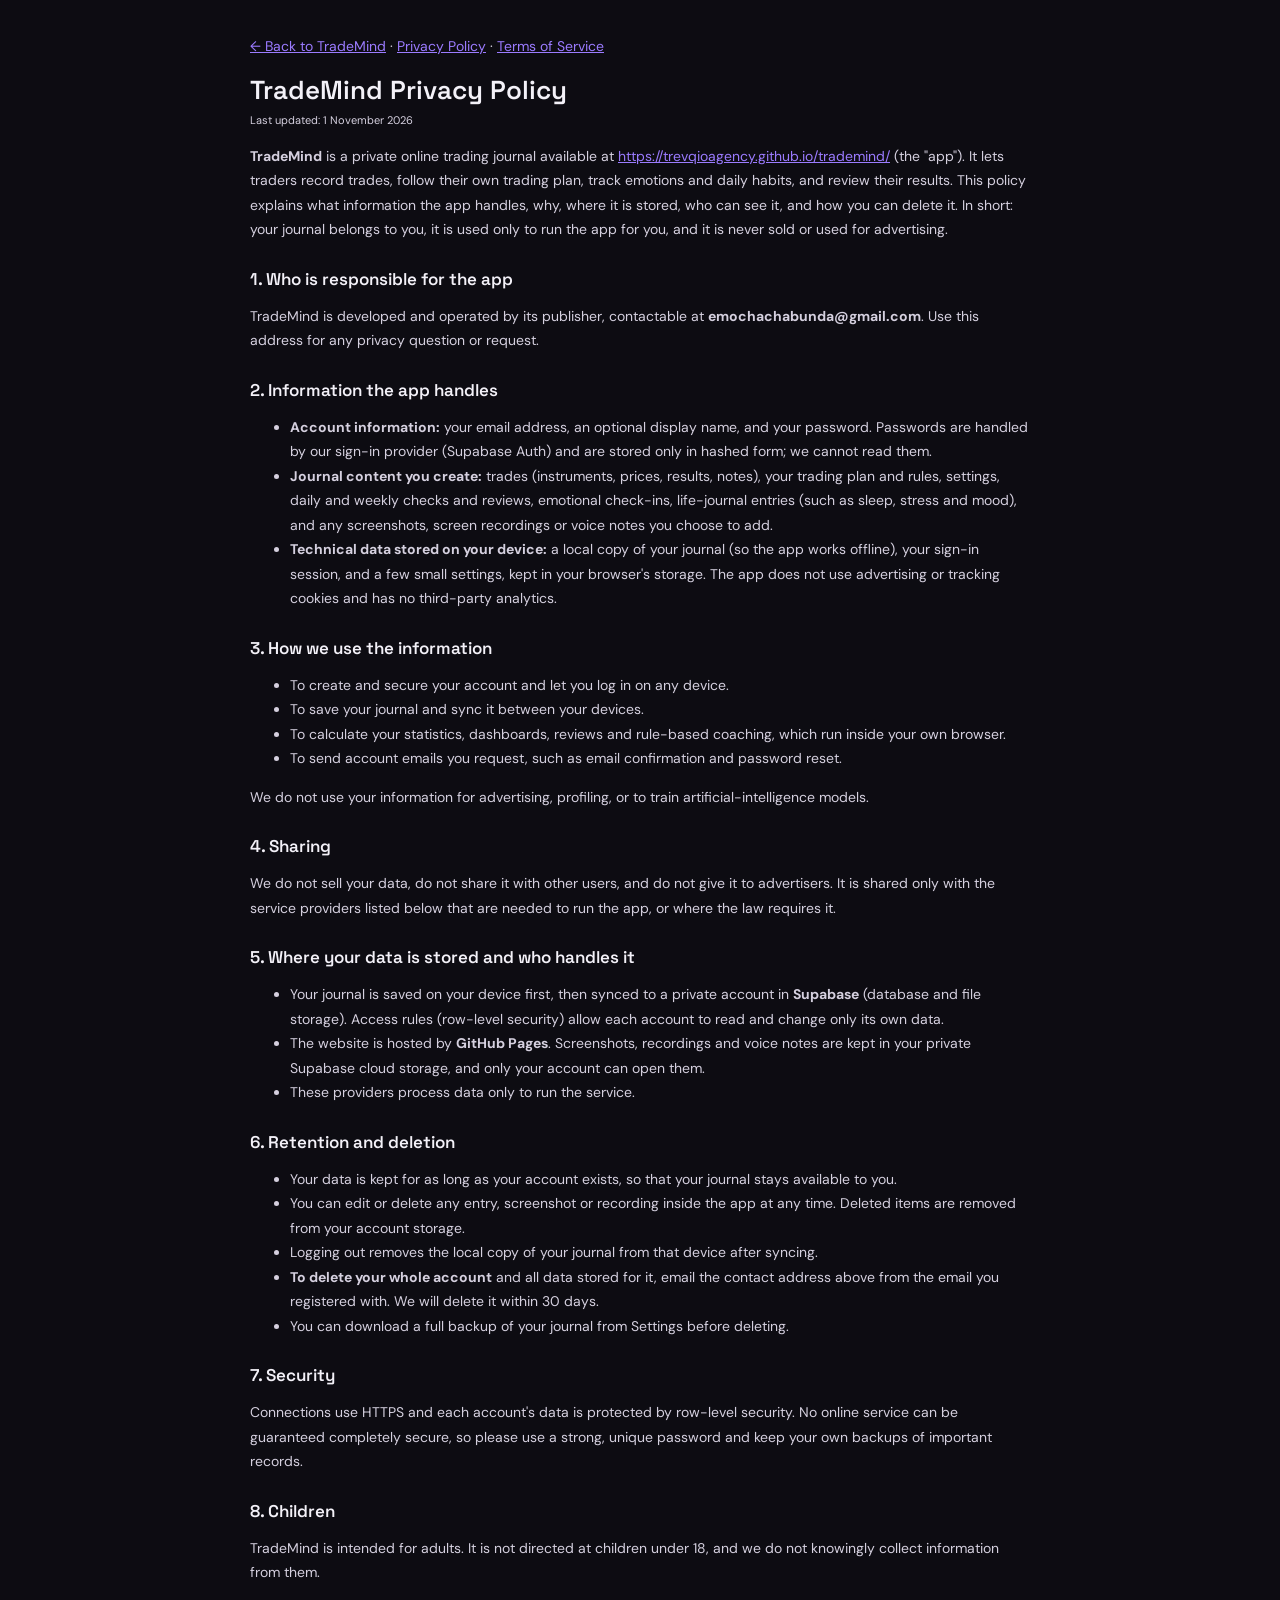
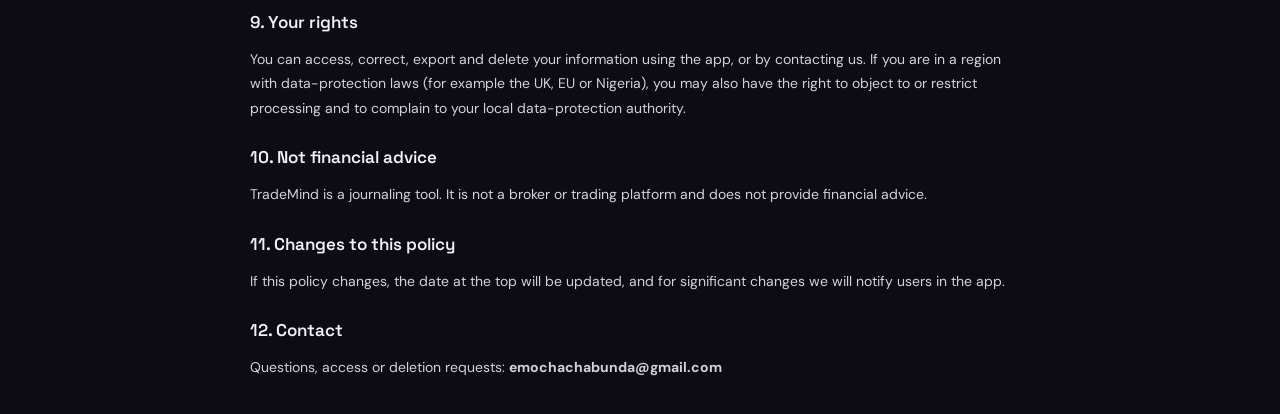
<file: privacy.html>
<!doctype html>
<html lang="en">
<head>
  <meta charset="utf-8">
  <meta name="viewport" content="width=device-width, initial-scale=1">
  <meta name="theme-color" content="#111019">
  <meta name="description" content="How TradeMind handles your account details and journal data.">
  <link rel="stylesheet" href="styles.css">
  <title>Privacy Policy - TradeMind</title>
  <style>body{padding:20px}.doc{max-width:780px;margin:0 auto}.doc h1{font:600 26px 'Space Grotesk',system-ui,sans-serif;margin:0 0 4px}.doc h2{font:600 17px 'Space Grotesk',system-ui,sans-serif;margin:26px 0 6px}.doc p,.doc li{line-height:1.75;color:#d5d0df}.doc a{color:#9b7bff}.doc code{background:#242131;padding:1px 6px;border-radius:4px}</style>
</head>
<body>
<div class="doc">
  <p><a href="./">&larr; Back to TradeMind</a> &middot; <a href="privacy.html">Privacy Policy</a> &middot; <a href="terms.html">Terms of Service</a></p>
  <h1>TradeMind Privacy Policy</h1>
  <p class="muted tiny">Last updated: 1 November 2026</p>

  <p><b>TradeMind</b> is a private online trading journal available at <a href="https://trevqioagency.github.io/trademind/">https://trevqioagency.github.io/trademind/</a> (the "app"). It lets traders record trades, follow their own trading plan, track emotions and daily habits, and review their results. This policy explains what information the app handles, why, where it is stored, who can see it, and how you can delete it. In short: your journal belongs to you, it is used only to run the app for you, and it is never sold or used for advertising.</p>

  <h2>1. Who is responsible for the app</h2>
  <p>TradeMind is developed and operated by its publisher, contactable at <b>emochachabunda@gmail.com</b>. Use this address for any privacy question or request.</p>

  <h2>2. Information the app handles</h2>
  <ul>
    <li><b>Account information:</b> your email address, an optional display name, and your password. Passwords are handled by our sign-in provider (Supabase Auth) and are stored only in hashed form; we cannot read them.</li>
    <li><b>Journal content you create:</b> trades (instruments, prices, results, notes), your trading plan and rules, settings, daily and weekly checks and reviews, emotional check-ins, life-journal entries (such as sleep, stress and mood), and any screenshots, screen recordings or voice notes you choose to add.</li>
    <li><b>Technical data stored on your device:</b> a local copy of your journal (so the app works offline), your sign-in session, and a few small settings, kept in your browser's storage. The app does not use advertising or tracking cookies and has no third-party analytics.</li>
  </ul>

  <h2>3. How we use the information</h2>
  <ul>
    <li>To create and secure your account and let you log in on any device.</li>
    <li>To save your journal and sync it between your devices.</li>
    <li>To calculate your statistics, dashboards, reviews and rule-based coaching, which run inside your own browser.</li>
    <li>To send account emails you request, such as email confirmation and password reset.</li>
  </ul>
  <p>We do not use your information for advertising, profiling, or to train artificial-intelligence models.</p>

  <h2>4. Sharing</h2>
  <p>We do not sell your data, do not share it with other users, and do not give it to advertisers. It is shared only with the service providers listed below that are needed to run the app, or where the law requires it.</p>

  <h2>5. Where your data is stored and who handles it</h2>
  <ul>
    <li>Your journal is saved on your device first, then synced to a private account in <b>Supabase</b> (database and file storage). Access rules (row-level security) allow each account to read and change only its own data.</li>
    <li>The website is hosted by <b>GitHub Pages</b>. Screenshots, recordings and voice notes are kept in your private Supabase cloud storage, and only your account can open them.</li>
    <li>These providers process data only to run the service.</li>
  </ul>

  <h2>6. Retention and deletion</h2>
  <ul>
    <li>Your data is kept for as long as your account exists, so that your journal stays available to you.</li>
    <li>You can edit or delete any entry, screenshot or recording inside the app at any time. Deleted items are removed from your account storage.</li>
    <li>Logging out removes the local copy of your journal from that device after syncing.</li>
    <li><b>To delete your whole account</b> and all data stored for it, email the contact address above from the email you registered with. We will delete it within 30 days.</li>
    <li>You can download a full backup of your journal from Settings before deleting.</li>
  </ul>

  <h2>7. Security</h2>
  <p>Connections use HTTPS and each account's data is protected by row-level security. No online service can be guaranteed completely secure, so please use a strong, unique password and keep your own backups of important records.</p>

  <h2>8. Children</h2>
  <p>TradeMind is intended for adults. It is not directed at children under 18, and we do not knowingly collect information from them.</p>

  <h2>9. Your rights</h2>
  <p>You can access, correct, export and delete your information using the app, or by contacting us. If you are in a region with data-protection laws (for example the UK, EU or Nigeria), you may also have the right to object to or restrict processing and to complain to your local data-protection authority.</p>

  <h2>10. Not financial advice</h2>
  <p>TradeMind is a journaling tool. It is not a broker or trading platform and does not provide financial advice.</p>

  <h2>11. Changes to this policy</h2>
  <p>If this policy changes, the date at the top will be updated, and for significant changes we will notify users in the app.</p>

  <h2>12. Contact</h2>
  <p>Questions, access or deletion requests: <b>emochachabunda@gmail.com</b></p>
</div>
</body>
</html>
</file>
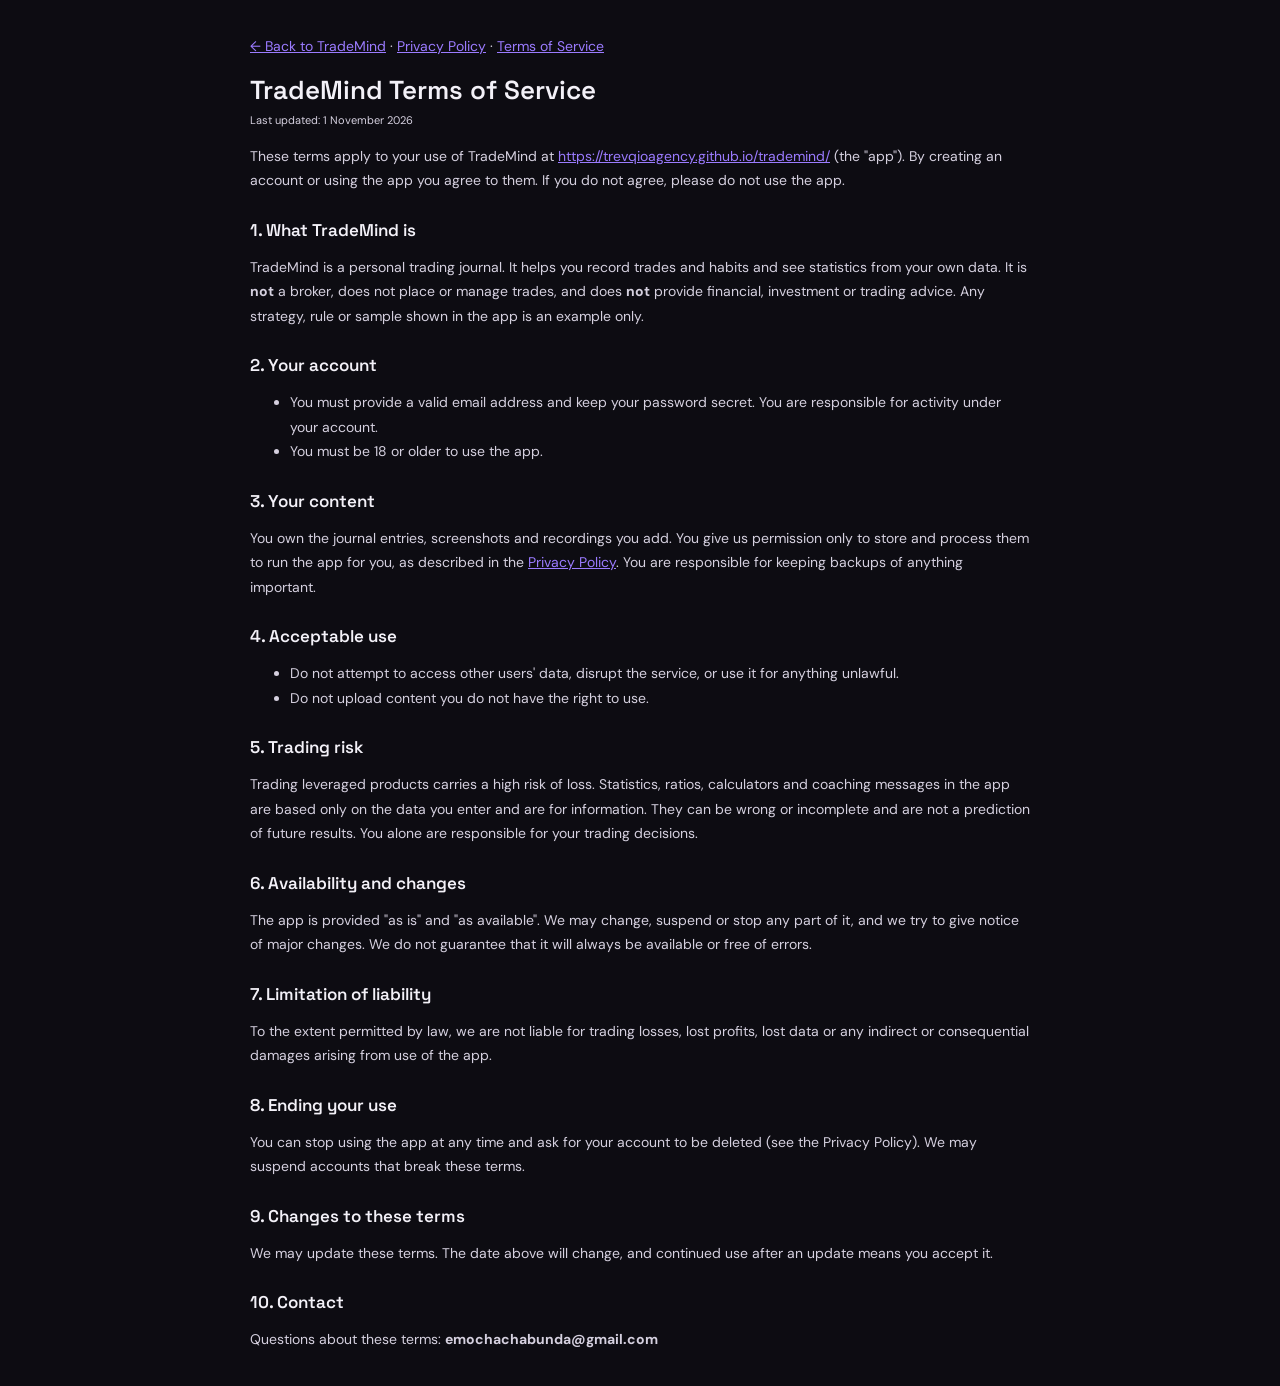
<file: terms.html>
<!doctype html>
<html lang="en">
<head>
  <meta charset="utf-8">
  <meta name="viewport" content="width=device-width, initial-scale=1">
  <meta name="theme-color" content="#111019">
  <meta name="description" content="The terms for using the TradeMind trading journal.">
  <link rel="stylesheet" href="styles.css">
  <title>Terms of Service - TradeMind</title>
  <style>body{padding:20px}.doc{max-width:780px;margin:0 auto}.doc h1{font:600 26px 'Space Grotesk',system-ui,sans-serif;margin:0 0 4px}.doc h2{font:600 17px 'Space Grotesk',system-ui,sans-serif;margin:26px 0 6px}.doc p,.doc li{line-height:1.75;color:#d5d0df}.doc a{color:#9b7bff}.doc code{background:#242131;padding:1px 6px;border-radius:4px}</style>
</head>
<body>
<div class="doc">
  <p><a href="./">&larr; Back to TradeMind</a> &middot; <a href="privacy.html">Privacy Policy</a> &middot; <a href="terms.html">Terms of Service</a></p>
  <h1>TradeMind Terms of Service</h1>
  <p class="muted tiny">Last updated: 1 November 2026</p>

  <p>These terms apply to your use of TradeMind at <a href="https://trevqioagency.github.io/trademind/">https://trevqioagency.github.io/trademind/</a> (the "app"). By creating an account or using the app you agree to them. If you do not agree, please do not use the app.</p>

  <h2>1. What TradeMind is</h2>
  <p>TradeMind is a personal trading journal. It helps you record trades and habits and see statistics from your own data. It is <b>not</b> a broker, does not place or manage trades, and does <b>not</b> provide financial, investment or trading advice. Any strategy, rule or sample shown in the app is an example only.</p>

  <h2>2. Your account</h2>
  <ul>
    <li>You must provide a valid email address and keep your password secret. You are responsible for activity under your account.</li>
    <li>You must be 18 or older to use the app.</li>
  </ul>

  <h2>3. Your content</h2>
  <p>You own the journal entries, screenshots and recordings you add. You give us permission only to store and process them to run the app for you, as described in the <a href="privacy.html">Privacy Policy</a>. You are responsible for keeping backups of anything important.</p>

  <h2>4. Acceptable use</h2>
  <ul>
    <li>Do not attempt to access other users' data, disrupt the service, or use it for anything unlawful.</li>
    <li>Do not upload content you do not have the right to use.</li>
  </ul>

  <h2>5. Trading risk</h2>
  <p>Trading leveraged products carries a high risk of loss. Statistics, ratios, calculators and coaching messages in the app are based only on the data you enter and are for information. They can be wrong or incomplete and are not a prediction of future results. You alone are responsible for your trading decisions.</p>

  <h2>6. Availability and changes</h2>
  <p>The app is provided "as is" and "as available". We may change, suspend or stop any part of it, and we try to give notice of major changes. We do not guarantee that it will always be available or free of errors.</p>

  <h2>7. Limitation of liability</h2>
  <p>To the extent permitted by law, we are not liable for trading losses, lost profits, lost data or any indirect or consequential damages arising from use of the app.</p>

  <h2>8. Ending your use</h2>
  <p>You can stop using the app at any time and ask for your account to be deleted (see the Privacy Policy). We may suspend accounts that break these terms.</p>

  <h2>9. Changes to these terms</h2>
  <p>We may update these terms. The date above will change, and continued use after an update means you accept it.</p>

  <h2>10. Contact</h2>
  <p>Questions about these terms: <b>emochachabunda@gmail.com</b></p>
</div>
</body>
</html>
</file>
<file: styles.css>
@import url('https://fonts.googleapis.com/css2?family=DM+Sans:wght@400;500;600;700&family=Space+Grotesk:wght@500;600;700&display=swap');
:root{--bg:#0d0c12;--panel:#15141d;--panel2:#1c1a26;--line:#292635;--text:#f3f1f8;--muted:#a09bac;--violet:#9b7bff;--violet2:#7654e8;--green:#54d6a0;--red:#ff777f;--amber:#f4c66a;--input:#100f16}
*{box-sizing:border-box}
[hidden]{display:none!important}
body{margin:0;background:var(--bg);color:var(--text);font-family:'DM Sans',system-ui,sans-serif;font-size:14px}
button,input,select,textarea{font:inherit}button{cursor:pointer}a{color:inherit}
code{background:#242131;padding:1px 6px;border-radius:4px;font-size:12px}

/* ---------- layout ---------- */
.app-shell{min-height:100vh}
.sidebar{position:fixed;inset:0 auto 0 0;width:235px;background:#111019;border-right:1px solid var(--line);padding:22px 14px;display:flex;flex-direction:column;z-index:10;overflow-y:auto}
.brand{display:flex;align-items:center;gap:11px;color:var(--text);text-decoration:none;font:700 16px 'Space Grotesk',system-ui,sans-serif;letter-spacing:.6px;padding:0 10px 24px}
.brand small{display:block;color:var(--muted);font:500 9px 'DM Sans';letter-spacing:1.5px;margin-top:4px}
.brand-mark{display:grid;place-items:center;width:37px;height:37px;border-radius:12px;background:linear-gradient(145deg,#a88aff,#6240d0);font-size:20px;color:#fff}
.violet{color:var(--violet)}
nav{display:grid;gap:4px}
.nav-item{color:#aaa5b5;text-decoration:none;padding:11px 13px;border-radius:9px;display:flex;gap:12px;align-items:center}
.nav-item span{font-weight:500}
.nav-item:hover,.nav-item.active{background:#272238;color:#fff}
.nav-item.active{box-shadow:inset 3px 0 var(--violet)}
.sidebar-bottom{margin-top:auto;color:var(--muted);font-size:11px;padding:15px 10px 0;display:flex;gap:9px;align-items:center;word-break:break-all}
.status-dot{flex:none;width:7px;height:7px;border-radius:50%;background:var(--green)}
.status-dot.warn{background:var(--amber)}.status-dot.bad{background:var(--red)}
.main{margin-left:235px;max-width:1500px;padding:0 30px 30px}
.topbar{height:84px;border-bottom:1px solid var(--line);display:flex;align-items:center;justify-content:space-between;margin-bottom:24px;gap:10px}
.topbar h1{font:600 21px 'Space Grotesk',system-ui,sans-serif;margin:3px 0}
.eyebrow{font-size:9px;letter-spacing:1.8px;color:var(--violet);font-weight:700}
.top-actions{display:flex;align-items:center;gap:12px}
.sync-pill{font-size:11px;color:var(--muted);border:1px solid var(--line);background:transparent;padding:8px 12px;border-radius:20px;white-space:nowrap}
.sync-pill.ok{color:var(--green);border-color:#28684f}.sync-pill.warn{color:var(--amber);border-color:#66512d}.sync-pill.bad{color:var(--red);border-color:#67313d}
.mobile-menu{display:none}
footer{text-align:center;color:#5f5a69;font-size:9px;letter-spacing:1.6px;padding:22px}

/* ---------- buttons & fields ---------- */
.primary,.secondary,.danger{display:inline-block;text-decoration:none;text-align:center;border:1px solid transparent;border-radius:8px;padding:11px 16px;font-weight:600;color:#fff;background:var(--violet2)}
.primary:hover{background:#8868f2}
.primary.small{padding:9px 13px;font-size:12px}
.secondary{background:#242131;border-color:#393449;color:#e8e3f3}
.danger{background:#3b2029;border-color:#67313d;color:#ffb4ba}
.text-btn{border:0;background:none;color:var(--violet);font-weight:600;padding:6px 2px}
.icon-btn{background:transparent;border:0;color:#fff;font-size:21px}
.full{width:100%}
button:disabled{opacity:.5;cursor:default}
input,select,textarea{width:100%;background:var(--input);border:1px solid #353141;border-radius:7px;color:var(--text);padding:10px 12px;outline:none}
input:focus,select:focus,textarea:focus{border-color:var(--violet)}
input[type=checkbox]{width:auto}
textarea{resize:vertical;line-height:1.5}
label{display:grid;gap:6px;color:#d5d0df;font-size:12px;font-weight:500;margin-bottom:13px;align-content:start}
.muted{color:var(--muted);margin:0;line-height:1.55}.tiny{font-size:11px}
.positive{color:var(--green)}.negative{color:var(--red)}
.button-row,.form-actions{display:flex;gap:9px;flex-wrap:wrap;margin:10px 0}
.form-actions{justify-content:flex-end}

/* ---------- panels, cards ---------- */
.section-intro{display:flex;align-items:center;justify-content:space-between;gap:16px;margin-bottom:18px;flex-wrap:wrap}
.section-intro h2{font:600 20px 'Space Grotesk',system-ui,sans-serif;margin:0 0 5px}
.panel{background:var(--panel);border:1px solid var(--line);border-radius:12px;padding:18px;margin-bottom:16px}
.panel h3{font:600 15px 'Space Grotesk',system-ui,sans-serif;margin:0 0 8px}
.panel-head{display:flex;align-items:center;justify-content:space-between;gap:10px;margin-bottom:12px}
.form-panel{max-width:1000px}
.notice{padding:13px 15px;border:1px solid #453a62;background:#1c1729;color:#d8d0ed;border-radius:9px;line-height:1.6;font-size:12px;margin-bottom:16px}
.notice.warning{border-color:#66512d;background:#241f16;color:#ead9b3}
.notice.good{border-color:#28684f;background:#14271f;color:#a9ecc9}
.grid{display:grid;gap:13px}
.stats-grid{display:grid;grid-template-columns:repeat(4,1fr);gap:12px;margin-bottom:16px}
.stat-card{background:var(--panel);border:1px solid var(--line);border-radius:12px;padding:15px}
.stat-card span{display:block;color:var(--muted);font-size:12px}
.stat-card strong{display:block;font:600 24px 'Space Grotesk',system-ui,sans-serif;margin:8px 0 2px}
.stat-card small{color:#827d8c;font-size:10px}
.two-col{display:grid;grid-template-columns:1fr 1fr;gap:16px}
.form-grid{display:grid;grid-template-columns:repeat(3,minmax(0,1fr));gap:0 14px}
.form-grid.two{grid-template-columns:repeat(2,minmax(0,1fr))}
.form-section{border-bottom:1px solid var(--line);padding:4px 0 14px;margin-bottom:16px}
.form-section:last-of-type{border-bottom:0}
.form-section h3{margin-bottom:12px}
.chip{display:inline-block;padding:4px 9px;border-radius:20px;background:#292438;color:#cbbaff;font-size:11px;font-weight:600;white-space:nowrap}
.chip.ok,.chip.go{background:#14271f;color:var(--green)}
.chip.bad,.chip.stop{background:#3b2029;color:var(--red)}
.chip.warn{background:#2a2316;color:var(--amber)}

/* ---------- Y/N segmented toggles & question rows ---------- */
.qrow{display:flex;align-items:center;justify-content:space-between;gap:12px;padding:11px 0;border-bottom:1px solid var(--line)}
.qrow:last-child{border-bottom:0}
.qrow .q{flex:1;line-height:1.45}
.qrow .q small{display:block;color:var(--muted);font-size:11px;margin-top:2px}
.seg{display:inline-flex;border:1px solid #393449;border-radius:8px;overflow:hidden;flex:none}
.seg button{border:0;background:#1c1a26;color:#bdb7ca;padding:8px 16px;font-weight:600;min-width:52px}
.seg button+button{border-left:1px solid #393449}
.seg button.on-y{background:#14442f;color:var(--green)}
.seg button.on-n{background:#4a2029;color:var(--red)}
.verdict{margin:14px 0;padding:16px;border-radius:10px;text-align:center;font:700 20px 'Space Grotesk',system-ui,sans-serif;letter-spacing:.5px;border:1px solid var(--line);background:var(--panel2)}
.verdict.go{background:#14271f;border-color:#28684f;color:var(--green)}
.verdict.stop{background:#3b2029;border-color:#67313d;color:var(--red)}

/* ---------- data tables ---------- */
.table-wrap{overflow:auto;border:1px solid var(--line);border-radius:12px;background:var(--panel);max-height:72vh}
table.dt{border-collapse:separate;border-spacing:0;width:max-content;min-width:100%;font-size:12px}
table.dt th{position:sticky;top:0;background:#1f1c2b;color:#b9b3c8;font-size:10px;text-transform:uppercase;letter-spacing:.7px;text-align:left;padding:10px 11px;border-bottom:1px solid var(--line);white-space:nowrap;z-index:2}
table.dt td{padding:9px 11px;border-bottom:1px solid var(--line);white-space:nowrap;max-width:260px;overflow:hidden;text-overflow:ellipsis}
table.dt tbody tr{cursor:pointer}
table.dt tbody tr:hover td{background:#1b1926}
table.dt .sticky{position:sticky;left:0;background:var(--panel);z-index:1}
table.dt th.sticky{z-index:3;background:#1f1c2b}
table.dt td.num,table.dt th.num{text-align:right}
table.plain tbody tr{cursor:default}
.empty{color:var(--muted);font-size:13px;padding:22px 6px;line-height:1.7;text-align:center}

/* ---------- live calculation chips (trade form) ---------- */
.calc-strip{display:grid;grid-template-columns:repeat(6,1fr);gap:8px;margin:4px 0 6px}
.calc-strip div{background:#1c1a26;border:1px solid var(--line);border-radius:8px;padding:9px 10px}
.calc-strip small{display:block;color:var(--muted);font-size:10px;text-transform:uppercase;letter-spacing:.6px}
.calc-strip b{font:600 16px 'Space Grotesk',system-ui,sans-serif}
.calc-strip.result{grid-template-columns:repeat(4,1fr)}

/* ---------- screenshots ---------- */
.shot-slots{display:grid;grid-template-columns:1fr 1fr;gap:14px}
.shot-slot{border:1px dashed #62528a;background:#1b1727;border-radius:10px;padding:10px;text-align:center;min-height:170px;display:flex;flex-direction:column;gap:8px}
.shot-slot h4{margin:0;font-size:11px;letter-spacing:1px;color:#cbbaff}
.shot-slot img{width:100%;max-height:260px;object-fit:contain;border-radius:6px;cursor:zoom-in;background:#000}
.shot-slot .ph{flex:1;display:grid;place-items:center;color:var(--muted);font-size:12px;padding:10px}
.shot-card{display:grid;gap:12px}
.shot-pair{display:grid;grid-template-columns:1fr 1fr;gap:12px}
.shot-pair figure{margin:0}
.shot-pair figcaption{font-size:10px;letter-spacing:1px;color:var(--violet);margin-bottom:5px;font-weight:700}
.shot-pair img{width:100%;border-radius:8px;cursor:zoom-in;background:#000;max-height:300px;object-fit:contain}
.shot-pair .ph{height:110px;display:grid;place-items:center;border:1px dashed var(--line);border-radius:8px;color:var(--muted);font-size:12px}
.lightbox{position:fixed;inset:0;background:#000d;z-index:50;display:grid;place-items:center;padding:16px;cursor:zoom-out}
.lightbox img{max-width:100%;max-height:100%;border-radius:8px}

/* ---------- dashboard bits ---------- */
.breakdown-grid{display:grid;grid-template-columns:repeat(2,1fr);gap:16px}
.steps{display:grid;gap:8px}
.step{display:flex;gap:12px;align-items:center;padding:11px 13px;background:#1c1a26;border:1px solid var(--line);border-radius:9px;text-decoration:none}
.step b{display:grid;place-items:center;width:24px;height:24px;border-radius:50%;background:#292438;color:#cbbaff;font-size:12px;flex:none}
.step.done b{background:#14442f;color:var(--green)}
.equity svg{width:100%;height:auto;display:block}
.finding{border-left:3px solid var(--violet);padding:8px 11px;background:#1c1a25;border-radius:0 7px 7px 0;font-size:12px;line-height:1.6;margin-bottom:9px}
.finding.good{border-left-color:var(--green)}.finding.warn{border-left-color:var(--amber)}

/* ---------- trading plan editor ---------- */
.strategy{border:1px solid var(--line);border-radius:12px;padding:16px;margin-bottom:14px;background:var(--panel)}
.strategy.sample{border-style:dashed;border-color:#62528a;background:#181425}
.rule-row{display:grid;grid-template-columns:1fr 100px 36px;gap:8px;margin-bottom:8px;align-items:center}
.rule-row input,.rule-row select{margin:0}
.rule-line{display:flex;gap:10px;align-items:flex-start;padding:7px 0;border-bottom:1px solid var(--line);font-size:13px;line-height:1.45}
.rule-line:last-child{border-bottom:0}
pre.note{white-space:pre-wrap;background:var(--input);border:1px solid var(--line);border-radius:8px;padding:12px;font:12px/1.6 'DM Sans',monospace;color:#d8d2e2;margin:6px 0}
.sample-tag{display:inline-block;background:#3a2f5c;color:#d6cafa;font-size:10px;font-weight:700;letter-spacing:1px;padding:3px 8px;border-radius:5px;margin-right:8px}

/* ---------- login ---------- */
.auth-screen{min-height:78vh;display:grid;place-items:center;padding:20px;background:radial-gradient(1000px 500px at 50% -10%,#241c44,transparent),var(--bg)}
.auth-card{width:100%;max-width:410px;background:var(--panel);border:1px solid var(--line);border-radius:16px;padding:26px 24px}
.auth-brand{padding:0 0 18px;justify-content:center}
.auth-tabs{display:grid;grid-template-columns:1fr 1fr;background:#100f16;border-radius:10px;padding:4px;margin-bottom:18px}
.auth-tabs button{border:0;background:transparent;color:var(--muted);padding:10px;border-radius:7px;font-weight:600}
.auth-tabs button.active{background:#272238;color:#fff}
.auth-form{display:grid;gap:2px}
.auth-form .primary{margin-top:6px}
.auth-msg{min-height:20px;margin:14px 0 0;font-size:12px;line-height:1.5;color:var(--muted);text-align:center}
.auth-msg.err{color:var(--red)}.auth-msg.ok{color:var(--green)}

.toast{position:fixed;bottom:22px;right:22px;left:auto;max-width:90vw;background:#282337;border:1px solid #51436e;color:#fff;padding:12px 17px;border-radius:8px;opacity:0;transform:translateY(8px);transition:.2s;z-index:60;pointer-events:none}
.toast.show{opacity:1;transform:translateY(0)}

/* ---------- responsive ---------- */
@media(max-width:1100px){.form-grid{grid-template-columns:repeat(2,minmax(0,1fr))}.calc-strip{grid-template-columns:repeat(3,1fr)}.stats-grid{grid-template-columns:repeat(2,1fr)}.two-col,.breakdown-grid{grid-template-columns:1fr}}
@media(max-width:800px){
  .sidebar{transform:translateX(-100%);transition:.2s;width:255px}
  .sidebar.open{transform:translateX(0);box-shadow:15px 0 40px #0009}
  .main{margin:0;padding:0 14px 22px}
  .topbar{height:70px;margin-bottom:18px}
  .mobile-menu{display:block}
  .topbar h1{font-size:17px}.eyebrow{display:none}
  .stat-card{padding:12px}.stat-card strong{font-size:20px}
  .form-grid,.form-grid.two{grid-template-columns:1fr 1fr;gap:0 10px}
  .shot-slots,.shot-pair{grid-template-columns:1fr}
  .calc-strip,.calc-strip.result{grid-template-columns:repeat(2,1fr)}
  .rule-row{grid-template-columns:1fr 84px 34px}
  .panel{padding:14px}
  .seg button{padding:8px 13px;min-width:46px}
}
@media(max-width:420px){.form-grid,.form-grid.two{grid-template-columns:1fr}.sync-pill{font-size:10px;padding:7px 9px}}

/* ---------- emotional checks, recordings ---------- */
.emo-box{border:1px solid #453a62;background:#1a1626;border-radius:10px;padding:12px 14px;margin-top:12px}
.emo-box h4{margin:0 0 4px;font-size:11px;letter-spacing:1px;color:#cbbaff;text-transform:uppercase}
.emo-box label{margin-bottom:10px}
.rec-picker{display:grid;grid-template-columns:1fr 1fr;gap:12px;align-items:end;margin:6px 0}
.rec-list{display:grid;gap:10px;margin-top:12px}
.rec-row{border:1px solid var(--line);background:#1b1927;border-radius:10px;padding:11px 13px}
.rec-head{display:flex;gap:8px;align-items:center;flex-wrap:wrap}
.rec-head b{word-break:break-all}
.rec-actions{display:flex;gap:8px;flex-wrap:wrap;margin-top:9px}
.rec-actions .secondary,.rec-actions .danger,.rec-actions .primary{padding:7px 11px;font-size:12px}
.rec-player video{width:100%;max-height:440px;border-radius:8px;background:#000;margin-top:10px}
.rec-player audio{width:100%;margin-top:10px}
.pct{font-variant-numeric:tabular-nums}
.finding .text-btn{margin-top:4px;padding:2px 0;font-size:12px}
@media(max-width:800px){.rec-picker{grid-template-columns:1fr}}

/* ---------- public home-page content (shown under the login card) ---------- */
.about{max-width:760px;margin:0 auto;padding:6px 20px 50px;color:#d5d0df;line-height:1.7}
.about h2{font:600 20px 'Space Grotesk',system-ui,sans-serif;margin:0 0 8px}
.about h3{font:600 15px 'Space Grotesk',system-ui,sans-serif;margin:20px 0 6px}
.about a{color:var(--violet)}
.about li{margin-bottom:4px}
.about-links{margin-top:16px}
.returning #public-about{display:none}

.about h1{font:700 26px 'Space Grotesk',system-ui,sans-serif;margin:0 0 4px}

/* ---------- psychology & mentor ---------- */
.stats-grid.three{grid-template-columns:repeat(3,1fr)}
.stop-banner{border-color:#67313d;background:#2a161d;color:#ffc9ce}
.stop-banner a{color:#fff;font-weight:700}
.stop-screen,.cool-screen{max-width:640px;margin:10px auto;text-align:center;background:var(--panel);border:1px solid #67313d;border-radius:16px;padding:26px 22px}
.cool-screen{border-color:#66512d}
.stop-sign{display:inline-grid;place-items:center;width:104px;height:104px;border-radius:50%;background:#3b2029;border:4px solid var(--red);color:var(--red);font:700 26px 'Space Grotesk',system-ui,sans-serif;letter-spacing:2px;margin-bottom:10px}
.stop-why{color:#ffb4ba;font-weight:600;margin:4px 0}
.stop-screen h2,.cool-screen h2{font:600 22px 'Space Grotesk',system-ui,sans-serif;margin:6px 0 10px}
.stop-screen h3{font:600 15px 'Space Grotesk',system-ui,sans-serif;margin:18px 0 8px}
.recovery{display:grid;gap:7px;text-align:left;margin-bottom:14px}
.rec-item{display:flex;gap:11px;align-items:center;border:1px solid var(--line);background:var(--panel2);color:var(--text);border-radius:9px;padding:10px 12px;text-align:left}
.rec-item b{flex:none;display:grid;place-items:center;width:24px;height:24px;border-radius:50%;background:#292438;color:#cbbaff;font-size:12px}
.rec-item.on{border-color:#28684f;background:#14271f}.rec-item.on b{background:#14442f;color:var(--green)}
.override{text-align:left;margin-top:18px;border-top:1px solid var(--line);padding-top:12px;color:var(--muted)}
.override summary{cursor:pointer;color:#a09bac;font-size:12px}
label.check{display:flex;gap:8px;align-items:center;margin:8px 0}label.check input{width:auto}
.mood-grid{display:grid;grid-template-columns:repeat(auto-fill,minmax(112px,1fr));gap:8px}
.mood{border:1px solid #393449;background:var(--panel2);color:var(--text);border-radius:9px;padding:11px 8px;font-weight:600}
.mood.risky{border-color:#66512d}
.mood.on{background:#2d2350;border-color:var(--violet);color:#fff}.mood.risky.on{background:#3a2d16;border-color:var(--amber)}
.timer{font:700 54px 'Space Grotesk',system-ui,sans-serif;margin:14px 0;color:var(--amber);font-variant-numeric:tabular-nums}.timer.ready{color:var(--green)}
.why-list{text-align:left;margin:10px 0}
.cool-screen label{text-align:left;display:block}
.grade-box{display:flex;gap:14px;align-items:center;margin:12px 0;padding:12px 14px;border:1px solid var(--line);border-radius:10px;background:var(--panel2)}
.grade-letter{flex:none;display:grid;place-items:center;width:52px;height:52px;border-radius:12px;font:700 28px 'Space Grotesk',system-ui,sans-serif;background:#292438;color:#cbbaff}
.grade-letter.ok{background:#14271f;color:var(--green)}.grade-letter.warn{background:#2a2316;color:var(--amber)}.grade-letter.bad{background:#3b2029;color:var(--red)}
.grade-parts{display:flex;flex-wrap:wrap;gap:5px;margin-top:7px}
.gp{font-size:10px;padding:3px 7px;border-radius:12px;background:#242131;color:#bdb7ca}.gp.full{color:var(--green)}.gp.neg{color:var(--red)}.gp.part{color:var(--amber)}
.score-big{font:700 54px 'Space Grotesk',system-ui,sans-serif;margin:4px 0 10px}.score-big small{font-size:16px;color:var(--muted)}
.badge-grid{display:grid;grid-template-columns:repeat(auto-fill,minmax(150px,1fr));gap:10px}
.badge{border:1px solid var(--line);border-radius:11px;padding:12px;background:var(--panel2);opacity:.6;display:flex;flex-direction:column;gap:4px}
.badge.earned{opacity:1;border-color:#4b3e86;background:#1d1830}
.badge .b-icon{width:32px;height:32px;border-radius:9px;display:grid;place-items:center;background:#292438;color:#cbbaff;font-weight:700}
.badge.earned .b-icon{background:var(--violet2);color:#fff}
.badge small{color:var(--muted);font-size:10px;line-height:1.4}
.b-bar,.progress-line{height:5px;background:#292438;border-radius:4px;overflow:hidden}.b-bar i,.progress-line i{display:block;height:100%;background:var(--violet)}
.grade-dist{display:grid;grid-template-columns:repeat(5,1fr);gap:8px;text-align:center;margin-bottom:8px}
.gd-bar{height:70px;background:#1c1a26;border-radius:6px;display:flex;align-items:flex-end;overflow:hidden;margin-bottom:4px}.gd-bar i{display:block;width:100%;background:var(--violet);min-height:2px}
.grade-dist small{display:block;color:var(--muted)}
.lesson{max-width:760px}.lesson h2{font:600 24px 'Space Grotesk',system-ui,sans-serif;margin:4px 0 14px}
.lesson-body p,.lesson-body li{line-height:1.75;font-size:14px}.lesson-body h4{margin:18px 0 6px;font:600 15px 'Space Grotesk',system-ui,sans-serif;color:#cbbaff}
.quiz-q{margin-bottom:16px}.quiz-q>b{display:block;margin-bottom:8px}
.quiz-opt{display:block;width:100%;text-align:left;margin-bottom:6px;border:1px solid #393449;background:var(--panel2);color:var(--text);border-radius:8px;padding:10px 12px}
.quiz-opt:hover:not(:disabled){border-color:var(--violet)}
.quiz-opt.right{background:#14271f;border-color:#28684f;color:var(--green)}.quiz-opt.wrong{background:#3b2029;border-color:#67313d;color:var(--red)}
.lesson-list{display:grid;gap:6px}
.lesson-row{display:flex;gap:10px;align-items:center;text-decoration:none;border:1px solid var(--line);border-radius:9px;padding:10px 12px;background:var(--panel2)}
.lesson-row b{flex:none;width:20px;color:var(--green)}.lesson-row span{flex:1}.lesson-row small{color:var(--muted);white-space:nowrap}
.lesson-row:hover{border-color:var(--violet)}.lesson-row.done{opacity:.8}
.next-lesson{display:flex;gap:14px;align-items:center;justify-content:space-between;margin-top:12px;border:1px solid #4b3e86;background:#1d1830;border-radius:10px;padding:13px 15px}
.ask-row{display:flex;gap:8px;margin:8px 0}.ask-row input{flex:1;min-width:0}
.chip-row{display:flex;flex-wrap:wrap;gap:7px;margin:8px 0 12px}
.chip-btn{border:1px solid #393449;background:#1c1a26;color:#cbbaff;border-radius:20px;padding:6px 11px;font-size:11px;font-weight:600}
.chat-q{margin-top:12px;font-weight:600;color:#cbbaff}
.chat-a{margin-top:6px;padding:11px 13px;border-left:3px solid var(--violet);background:#1c1a25;border-radius:0 9px 9px 0;line-height:1.65;font-size:13px}
.chat-a.ai{border-left-color:var(--green)}.ai-tag{display:block;color:var(--green);font-weight:700;margin-bottom:3px}
@media(max-width:900px){.stats-grid.three{grid-template-columns:1fr}.ask-row{flex-wrap:wrap}.next-lesson{flex-direction:column;align-items:flex-start}.grade-box{align-items:flex-start}}

/* ---------- meditation + full plan ---------- */
.med-panel{border:1px solid #3a3160;background:#171326;border-radius:12px;padding:16px;margin:14px 0}
.med-panel h3{font:600 15px 'Space Grotesk',system-ui,sans-serif;margin:0}
.med-run{text-align:center}
.breath{width:150px;height:150px;border-radius:50%;margin:14px auto;display:grid;place-items:center;background:radial-gradient(circle,#7654e8,#3b2a80);color:#fff;font-weight:600;box-shadow:0 0 40px #7654e866}
.breath.in{transform:scale(1.25);transition:transform 4s ease-in-out}
.breath.out{transform:scale(.8);transition:transform 6s ease-in-out}
.breath.done{background:radial-gradient(circle,#2f9e72,#14442f);box-shadow:0 0 40px #54d6a044}
.med-clock{font:700 30px 'Space Grotesk',system-ui,sans-serif;font-variant-numeric:tabular-nums;margin:18px 0 6px}
.med-cue{color:#d8d0ed;min-height:44px;line-height:1.6;max-width:480px;margin:6px auto 10px}
.chip-btn.on{background:#2d2350;border-color:var(--violet);color:#fff}
.full-plan{border:1px solid #3a3160;background:#171326;border-radius:10px;padding:14px;margin:12px 0}
.full-plan h4{margin:0 0 4px;font:600 15px 'Space Grotesk',system-ui,sans-serif;color:#cbbaff}
.full-plan textarea{font-family:inherit;line-height:1.6}
.plan-view{border:1px solid var(--line);background:var(--panel2);border-radius:10px;padding:12px 14px;margin:10px 0}
.plan-view summary{cursor:pointer;font-weight:600;color:#cbbaff}
.plan-view p{margin:8px 0;line-height:1.6}.plan-view pre.note{white-space:pre-wrap}
@media(prefers-reduced-motion:reduce){.breath.in,.breath.out{transition:none}}

.fig{margin:14px 0}.fig svg{width:100%;height:auto;display:block;border:1px solid var(--line);border-radius:10px}
.fig figcaption{font-size:11px;color:var(--muted);margin-top:6px;line-height:1.5}.fig figcaption em{color:#6f6a7a}
@media(max-width:600px){.fig{overflow-x:auto}.fig svg{min-width:540px}}
.rule-row.tf-row{display:grid;grid-template-columns:110px minmax(0,1fr) auto;gap:8px;margin-bottom:8px}
.rule-row.tf-row input{width:100%;max-width:none!important}

.plan-card{border-color:#4b3e86;background:linear-gradient(180deg,#1a1530,#15141d)}.plan-card.read{border-color:var(--line);background:var(--panel)}
.plan-card h4{margin:14px 0 6px;font:600 14px 'Space Grotesk',system-ui,sans-serif;color:#cbbaff}
.plan-tfs{display:flex;flex-wrap:wrap;gap:8px;margin:10px 0}
.tf-chip{display:flex;gap:8px;align-items:center;border:1px solid #3a3160;background:#171326;border-radius:9px;padding:7px 11px;font-size:12px}.tf-chip b{color:var(--violet);font:700 14px 'Space Grotesk',system-ui,sans-serif}.tf-chip span{color:var(--muted)}
.plan-full{white-space:pre-wrap;line-height:1.7;font-size:13px}
.plan-rules{margin:4px 0 8px;padding-left:20px;line-height:1.7}
.stat-card{min-width:0}.stat-card strong{overflow-wrap:anywhere}
@media(max-width:480px){.stats-grid{grid-template-columns:1fr 1fr}.stat-card strong{font-size:18px}}
.plan-card>.primary,.plan-card>p+.primary{margin-top:8px}
.plan-full{font-family:inherit!important;white-space:pre-wrap}

/* ---- user-friendly pass ---- */
.nav-title{font-size:10px;letter-spacing:.14em;color:#827d8c;margin:14px 14px 4px;font-weight:700}
.bottom-nav{display:none}
.welcome{border-color:#7c5cff}
.day-steps{display:grid;gap:8px}
.day-step{display:flex;gap:12px;align-items:center;padding:10px 12px;border:1px solid #393449;border-radius:12px;text-decoration:none;color:inherit;min-height:48px}
.day-step b{width:28px;height:28px;border-radius:50%;display:grid;place-items:center;background:#2a2536;flex:none}
.day-step small{display:block;color:#a09aab;font-size:12px}
.day-step.done{opacity:.65}.day-step.done b{background:#54d6a0;color:#0e0b16}
.day-step.next{border-color:#f4c66a;box-shadow:0 0 0 1px #f4c66a inset}.day-step.next b{background:#f4c66a;color:#0e0b16}
details.more>summary{cursor:pointer;list-style:none}details.more>summary::-webkit-details-marker{display:none}details.more>summary h3{display:inline}
.help-list{padding-left:20px;line-height:1.7}
.help-grid{display:grid;grid-template-columns:repeat(auto-fit,minmax(220px,1fr));gap:10px}
.help-grid a{padding:12px;border:1px solid #393449;border-radius:12px;text-decoration:none;color:inherit}.help-grid small{display:block;color:#a09aab;margin-top:2px}
.gloss dt{font-weight:700;margin-top:10px}.gloss dd{margin:2px 0 0;color:#c9c4d3}
@media(max-width:800px){
  .bottom-nav{display:flex;position:fixed;left:0;right:0;bottom:0;z-index:40;background:#17131f;border-top:1px solid #393449;padding:4px 4px calc(4px + env(safe-area-inset-bottom))}
  .bottom-nav a,.bottom-nav button{flex:1;display:flex;flex-direction:column;align-items:center;gap:1px;padding:6px 2px;min-height:52px;background:none;border:0;color:#a09aab;font-size:11px;text-decoration:none;font-family:inherit}
  .bottom-nav i{font-style:normal;font-size:18px}.bottom-nav .active{color:#f4c66a}
  .bottom-nav .fab i{background:#7c5cff;color:#fff;border-radius:50%;width:38px;height:38px;display:grid;place-items:center;margin-top:-16px;font-size:22px}.bottom-nav .fab{color:#e9e5f2}
  .main{padding-bottom:84px}.top-actions .primary.small{display:none}
  input,select,textarea{font-size:16px}
  button,.nav-item{min-height:44px}
}
.plan-rules.compact{margin:6px 0;padding-left:18px;font-size:14px}.plan-rules.compact li{margin:2px 0}
.plan-card .finding{margin:6px 0;padding:8px 10px}

/* ---- life journal ---- */
.lf-datebar{display:flex;align-items:center;gap:10px;padding:10px}
.lf-datebar button{width:48px;min-height:48px;font-size:22px;flex:none}
.lf-date{flex:1;text-align:center;display:flex;flex-direction:column;gap:2px;align-items:center}
.lf-date b{font-size:16px}.lf-date small a{color:#f4c66a}
.lf-date input{margin-top:4px;max-width:180px}
.timeline{display:grid;gap:10px}
.tl-item{display:flex;gap:12px;border-left:3px solid #393449;padding:6px 0 6px 12px}
.tl-item.good{border-color:#54d6a0}.tl-item.bad{border-color:#ff777f}.tl-item.neutral{border-color:#f4c66a}.tl-item.trade{border-color:#7c5cff;opacity:.9}
.tl-time{font-variant-numeric:tabular-nums;color:#a09aab;min-width:46px;font-size:13px;padding-top:2px}
.tl-body{flex:1;min-width:0}.tl-body p{margin:4px 0;white-space:pre-wrap;overflow-wrap:anywhere}
.tl-act{display:flex;gap:14px}
.prewrap{white-space:pre-wrap;overflow-wrap:anywhere}.stars{color:#f4c66a;letter-spacing:2px;margin:4px 0}.book h3{margin:0}.book blockquote{margin:8px 0}

/* ---- goals, report, replay, search, quick log ---- */
.goal{margin:10px 0}.goal-top{display:flex;justify-content:space-between;font-size:14px;margin-bottom:4px}
.bar{height:8px;border-radius:6px;background:var(--line);overflow:hidden}.bar i{display:block;height:100%;background:var(--green)}
.check-row{display:flex;align-items:center;gap:10px}.check-row input{width:22px;height:22px}
.replay-grid{display:grid;grid-template-columns:1fr 1fr;gap:12px;margin-bottom:14px}
.replay-shot{margin:0}.replay-shot figcaption{font-size:12px;color:var(--muted);margin-bottom:4px}.replay-shot img{width:100%;border-radius:10px;cursor:zoom-in}
.replay-nums{display:grid;grid-template-columns:repeat(4,1fr);gap:8px}.replay-nums small{display:block;color:var(--muted);font-size:12px}.replay-nums b{font-size:17px}
.sr-item{display:flex;gap:12px;padding:10px 4px;border-bottom:1px solid var(--line);text-decoration:none;color:inherit;min-height:48px}
.sr-item small{display:block;color:var(--muted);overflow-wrap:anywhere}.sr-tag{font-size:11px;letter-spacing:.06em;color:var(--violet);min-width:58px;text-transform:uppercase;padding-top:3px}
.quick-more{margin:6px 0}.quick-more>summary{cursor:pointer;padding:12px 4px;font-weight:600;color:var(--violet)}
details.all-stats{padding:12px 16px}details.all-stats>summary{cursor:pointer;list-style:none}details.all-stats>summary::-webkit-details-marker{display:none}details.all-stats>summary h3{display:inline;margin:0}
.chk{width:30px;height:30px;min-height:30px;border-radius:8px;border:2px solid var(--muted);background:transparent;color:var(--green);flex:none;padding:0}
@media(max-width:600px){.replay-grid{grid-template-columns:1fr}.replay-nums{grid-template-columns:repeat(2,1fr)}.top-actions .icon-btn{font-size:20px;min-width:40px}}

/* ---- print (monthly report) ---- */
@media print{.sidebar,.topbar,.bottom-nav,.no-print,footer,.toast{display:none!important}.main{margin:0!important;padding:0!important}body{background:#fff!important;color:#000!important}.panel,.stat-card{background:#fff!important;border:1px solid #bbb!important;color:#000!important;break-inside:avoid}.muted,small{color:#444!important}}

/* ---- light theme ---- */
html[data-theme=light]{--bg:#f6f4fb;--panel:#ffffff;--panel2:#efecf7;--line:#dcd7e8;--text:#1b1826;--muted:#5d586b;--violet:#6b45e0;--violet2:#5a36c8;--green:#0f8f5f;--red:#d1323f;--amber:#a36a00;--input:#ffffff;color-scheme:light}
html[data-theme=light] .sidebar,html[data-theme=light] .bottom-nav{background:#ffffff;border-color:var(--line)}
html[data-theme=light] .nav-item{color:#4a455a}html[data-theme=light] .nav-item.active{background:#ece7fb;color:#4b2fb0}
html[data-theme=light] .icon-btn{color:var(--text)}
html[data-theme=light] .bottom-nav a,html[data-theme=light] .bottom-nav button{color:#5d586b}html[data-theme=light] .bottom-nav .active{color:#6b45e0}
html[data-theme=light] .day-step,html[data-theme=light] .help-grid a,html[data-theme=light] .tl-item{border-color:var(--line)}
html[data-theme=light] .day-step b{background:#e6e1f4}html[data-theme=light] .day-step small,html[data-theme=light] .help-grid small,html[data-theme=light] .gloss dd{color:var(--muted)}
html[data-theme=light] .day-step.next{border-color:#c98a00;box-shadow:0 0 0 1px #c98a00 inset}
html[data-theme=light] input,html[data-theme=light] select,html[data-theme=light] textarea{background:#fff;color:var(--text);border-color:#cfc8e0}
html[data-theme=light] .panel,html[data-theme=light] .stat-card{background:#fff;border-color:var(--line);color:var(--text)}
html[data-theme=light] .plan-card{background:#f3effd}html[data-theme=light] .note,html[data-theme=light] pre{background:#f1eef9;color:#2b2640}
html[data-theme=light] .dt th{background:#efecf7;color:#4a455a}html[data-theme=light] .dt td{border-color:var(--line)}
html[data-theme=light] code{background:#ece8f6}
html[data-theme=light] .secondary{background:#efecf7;color:#2b2640;border-color:#d4cee6}
html[data-theme=light] .toast{background:#2b2640;color:#fff}
html[data-theme=light] .tf-chip{background:#efecf7;color:#2b2640}
.top-actions .icon-btn{font-size:22px;min-width:40px;min-height:40px;text-decoration:none;color:var(--text);display:grid;place-items:center;line-height:1}
.chapter-row{display:grid;grid-template-columns:1fr auto;gap:6px;margin:8px 0;padding:10px;border:1px solid var(--line);border-radius:12px}
.chapter-row input,.chapter-row textarea{grid-column:1}.chapter-row button{grid-column:2;grid-row:1}
.chapters{padding-left:20px}.chapters li{margin:8px 0}.chapters p{margin:2px 0}
</file>
